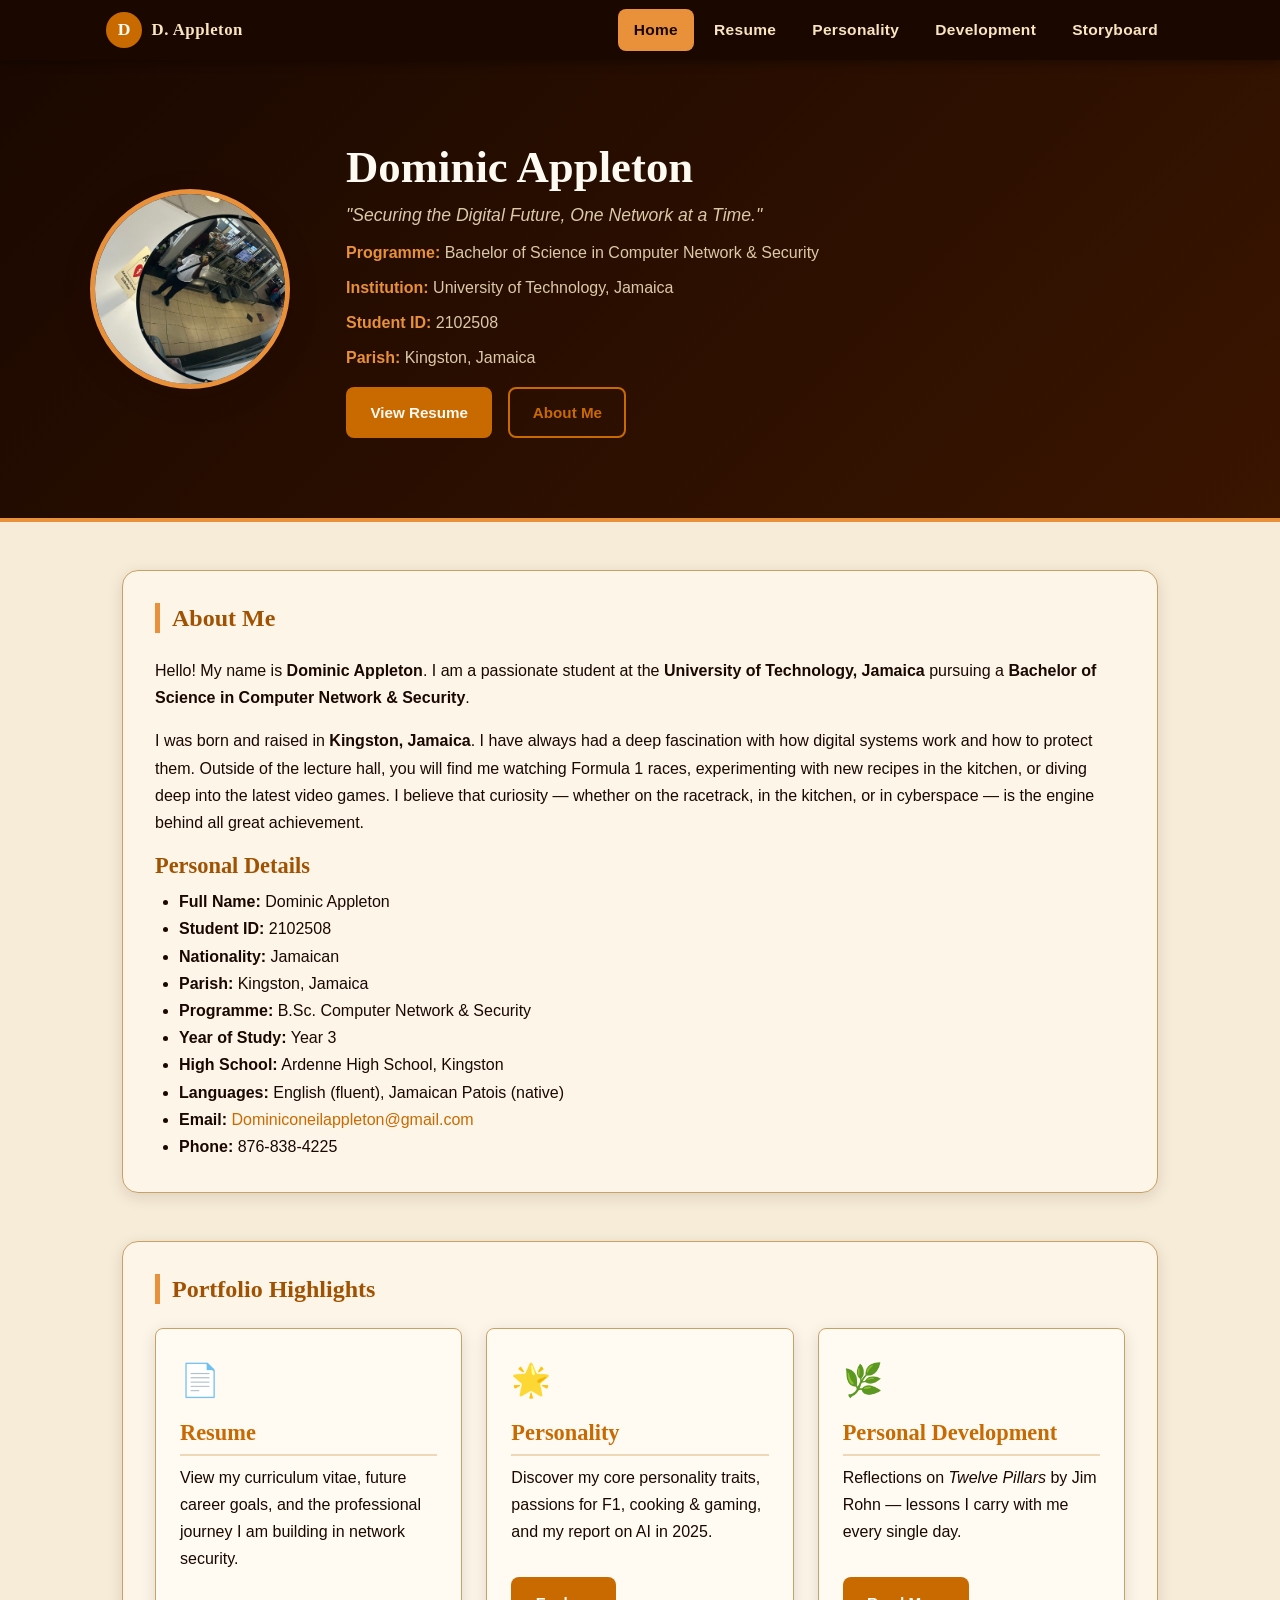
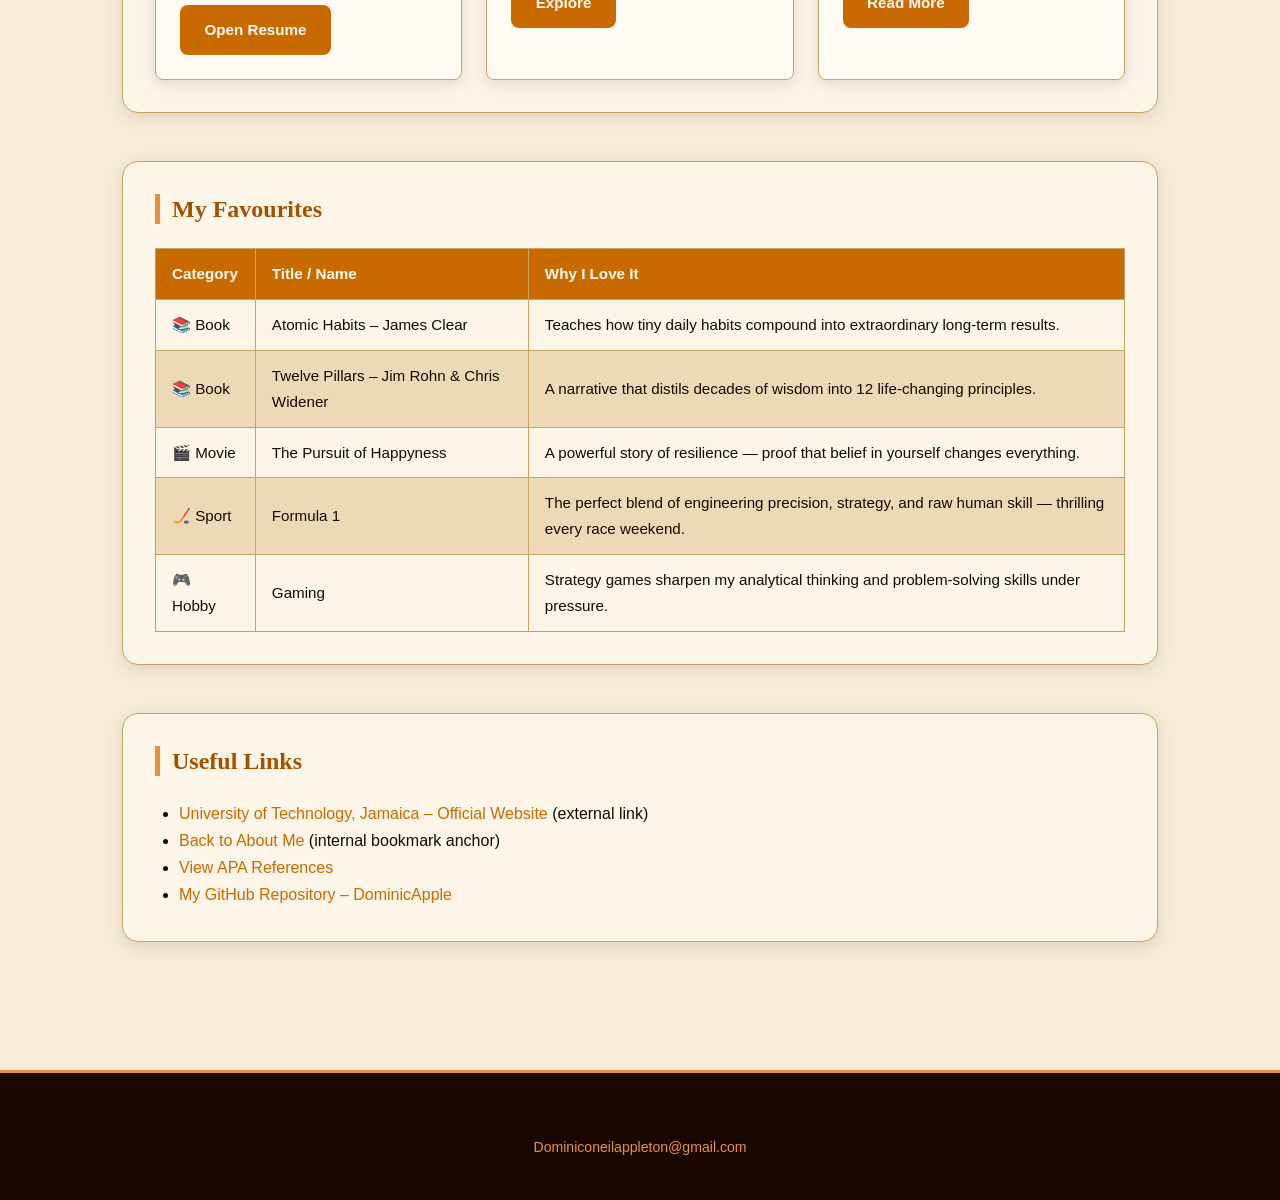
<file: 2102508_IA1_S2AY26/Codes/index.html>
<!DOCTYPE html>
<!--
  Student Name  : Dominic Appleton
  Student ID    : 2102508
  Course        : Web Programming
  Assignment    : IA Assignment 1
  Live Site     : https://dominicapple.github.io/IA-1-Webp/2102508_IA1_S2AY26/Codes/index.html
-->
<html lang="en">
<head>
  <meta charset="UTF-8" />
  <meta name="viewport" content="width=device-width, initial-scale=1.0" />
  <meta name="description" content="Portfolio of Dominic Appleton – CIT2011 Individual Assignment #1" />
  <title>Dominic Appleton | Portfolio</title>
  <link rel="stylesheet" href="../style.css" />
</head>
<body>

  <!-- ── Navigation ──────────────────────────────────────── -->
  <nav id="main-nav" aria-label="Main Navigation">
    <div class="nav-inner">
      <a href="index.html" class="nav-logo">
        <div class="logo-icon">D</div>
        <span class="logo-text">D. Appleton</span>
      </a>
      <ul class="nav-links">
        <li><a href="index.html" class="active">Home</a></li>
        <li><a href="resume.html">Resume</a></li>
        <li><a href="personality.html">Personality</a></li>
        <li><a href="development.html">Development</a></li>
        <li><a href="storyboard.html">Storyboard</a></li>
      </ul>
    </div>
  </nav>

  <!-- ── Hero ────────────────────────────────────────────── -->
  <header id="hero">
    <div class="hero-inner">
      <div class="hero-image-wrap">
        <!-- Profile image links to local mail client (mailto) -->
        <a href="mailto:Dominiconeilappleton@gmail.com" title="Send Dominic an email">
          <img
            src="../Assets/profile.jpg"
            alt="Portrait photograph of Dominic Appleton, Computer Network and Security student at UTech Jamaica"
            class="profile-img"
          />
        </a>
      </div>
      <div class="hero-text fade-in">
        <h1>Dominic Appleton</h1>
        <p class="hero-tagline">"Securing the Digital Future, One Network at a Time."</p>
        <p><strong>Programme:</strong> Bachelor of Science in Computer Network &amp; Security</p>
        <p><strong>Institution:</strong> University of Technology, Jamaica</p>
        <p><strong>Student ID:</strong> 2102508</p>
        <p><strong>Parish:</strong> Kingston, Jamaica</p>
        <div class="flex-gap mt-2">
          <a href="resume.html" class="btn">View Resume</a>
          <a href="#about" class="btn btn-outline">About Me</a>
        </div>
      </div>
    </div>
  </header>

  <!-- ── Main Content ─────────────────────────────────────── -->
  <main class="page-wrapper">

    <!-- About / Demographic Section -->
    <section id="about" aria-labelledby="about-heading">
      <h2 class="section-title" id="about-heading">About Me</h2>
      <p>
        Hello! My name is <strong>Dominic Appleton</strong>. I am a passionate student
        at the <strong>University of Technology, Jamaica</strong> pursuing a
        <strong>Bachelor of Science in Computer Network &amp; Security</strong>.
      </p>
      <p>
        I was born and raised in <strong>Kingston, Jamaica</strong>. I have always had a
        deep fascination with how digital systems work and how to protect them. Outside
        of the lecture hall, you will find me watching Formula 1 races, experimenting
        with new recipes in the kitchen, or diving deep into the latest video games. I
        believe that curiosity — whether on the racetrack, in the kitchen, or in
        cyberspace — is the engine behind all great achievement.
      </p>

      <!-- Demographic Details -->
      <article id="demographics">
        <h3>Personal Details</h3>
        <ul>
          <li><strong>Full Name:</strong> Dominic Appleton</li>
          <li><strong>Student ID:</strong> 2102508</li>
          <li><strong>Nationality:</strong> Jamaican</li>
          <li><strong>Parish:</strong> Kingston, Jamaica</li>
          <li><strong>Programme:</strong> B.Sc. Computer Network &amp; Security</li>
          <li><strong>Year of Study:</strong> Year 3</li>
          <li><strong>High School:</strong> Ardenne High School, Kingston</li>
          <li><strong>Languages:</strong> English (fluent), Jamaican Patois (native)</li>
          <li><strong>Email:</strong> <a href="mailto:Dominiconeilappleton@gmail.com">Dominiconeilappleton@gmail.com</a></li>
          <li><strong>Phone:</strong> 876-838-4225</li>
        </ul>
      </article>
    </section>

    <!-- Highlights / Quick Links -->
    <section aria-labelledby="highlights-heading">
      <h2 class="section-title" id="highlights-heading">Portfolio Highlights</h2>
      <div class="card-grid">

        <div class="card fade-in">
          <span class="card-icon" role="img" aria-label="Resume">&#128196;</span>
          <h3>Resume</h3>
          <p>View my curriculum vitae, future career goals, and the professional journey I am building in network security.</p>
          <a href="resume.html" class="btn mt-2">Open Resume</a>
        </div>

        <div class="card fade-in">
          <span class="card-icon" role="img" aria-label="Personality">&#127775;</span>
          <h3>Personality</h3>
          <p>Discover my core personality traits, passions for F1, cooking &amp; gaming, and my report on AI in 2025.</p>
          <a href="personality.html" class="btn mt-2">Explore</a>
        </div>

        <div class="card fade-in">
          <span class="card-icon" role="img" aria-label="Growth">&#127807;</span>
          <h3>Personal Development</h3>
          <p>Reflections on <em>Twelve Pillars</em> by Jim Rohn — lessons I carry with me every single day.</p>
          <a href="development.html" class="btn mt-2">Read More</a>
        </div>

      </div>
    </section>

    <!-- Favourite Things Table -->
    <section aria-labelledby="favourites-heading">
      <h2 class="section-title" id="favourites-heading">My Favourites</h2>
      <table class="styled-table" aria-label="Table of favourite books, movies, and things">
        <thead>
          <tr>
            <th>Category</th>
            <th>Title / Name</th>
            <th>Why I Love It</th>
          </tr>
        </thead>
        <tbody>
          <tr>
            <td>&#128218; Book</td>
            <td>Atomic Habits – James Clear</td>
            <td>Teaches how tiny daily habits compound into extraordinary long-term results.</td>
          </tr>
          <tr>
            <td>&#128218; Book</td>
            <td>Twelve Pillars – Jim Rohn &amp; Chris Widener</td>
            <td>A narrative that distils decades of wisdom into 12 life-changing principles.</td>
          </tr>
          <tr>
            <td>&#127916; Movie</td>
            <td>The Pursuit of Happyness</td>
            <td>A powerful story of resilience — proof that belief in yourself changes everything.</td>
          </tr>
          <tr>
            <td>&#127954; Sport</td>
            <td>Formula 1</td>
            <td>The perfect blend of engineering precision, strategy, and raw human skill — thrilling every race weekend.</td>
          </tr>
          <tr>
            <td>&#127918; Hobby</td>
            <td>Gaming</td>
            <td>Strategy games sharpen my analytical thinking and problem-solving skills under pressure.</td>
          </tr>
        </tbody>
      </table>
    </section>

    <!-- External Link & Bookmark section -->
    <section aria-labelledby="links-heading">
      <h2 class="section-title" id="links-heading">Useful Links</h2>
      <ul>
        <li>
          <a href="https://www.utech.edu.jm" target="_blank" rel="noopener noreferrer">
            University of Technology, Jamaica – Official Website
          </a>
          (external link)
        </li>
        <li><a href="#about">Back to About Me</a> (internal bookmark anchor)</li>
        <li><a href="storyboard.html#references">View APA References</a></li>
        <li>
          <a href="https://github.com/DominicApple/IA-1-Webp" target="_blank" rel="noopener noreferrer">
            My GitHub Repository – DominicApple
          </a>
        </li>
      </ul>
    </section>

  </main>

  <!-- ── Footer ───────────────────────────────────────────── -->
  <footer>
    <p>
      &copy; 2026 <strong>Dominic Appleton</strong> &mdash; CIT2011 Individual Assignment #1
      &mdash; University of Technology, Jamaica
    </p>
    <p style="margin-top:0.4rem;">
      <a href="mailto:Dominiconeilappleton@gmail.com">Dominiconeilappleton@gmail.com</a>
    </p>
  </footer>

</body>
</html>
</file>
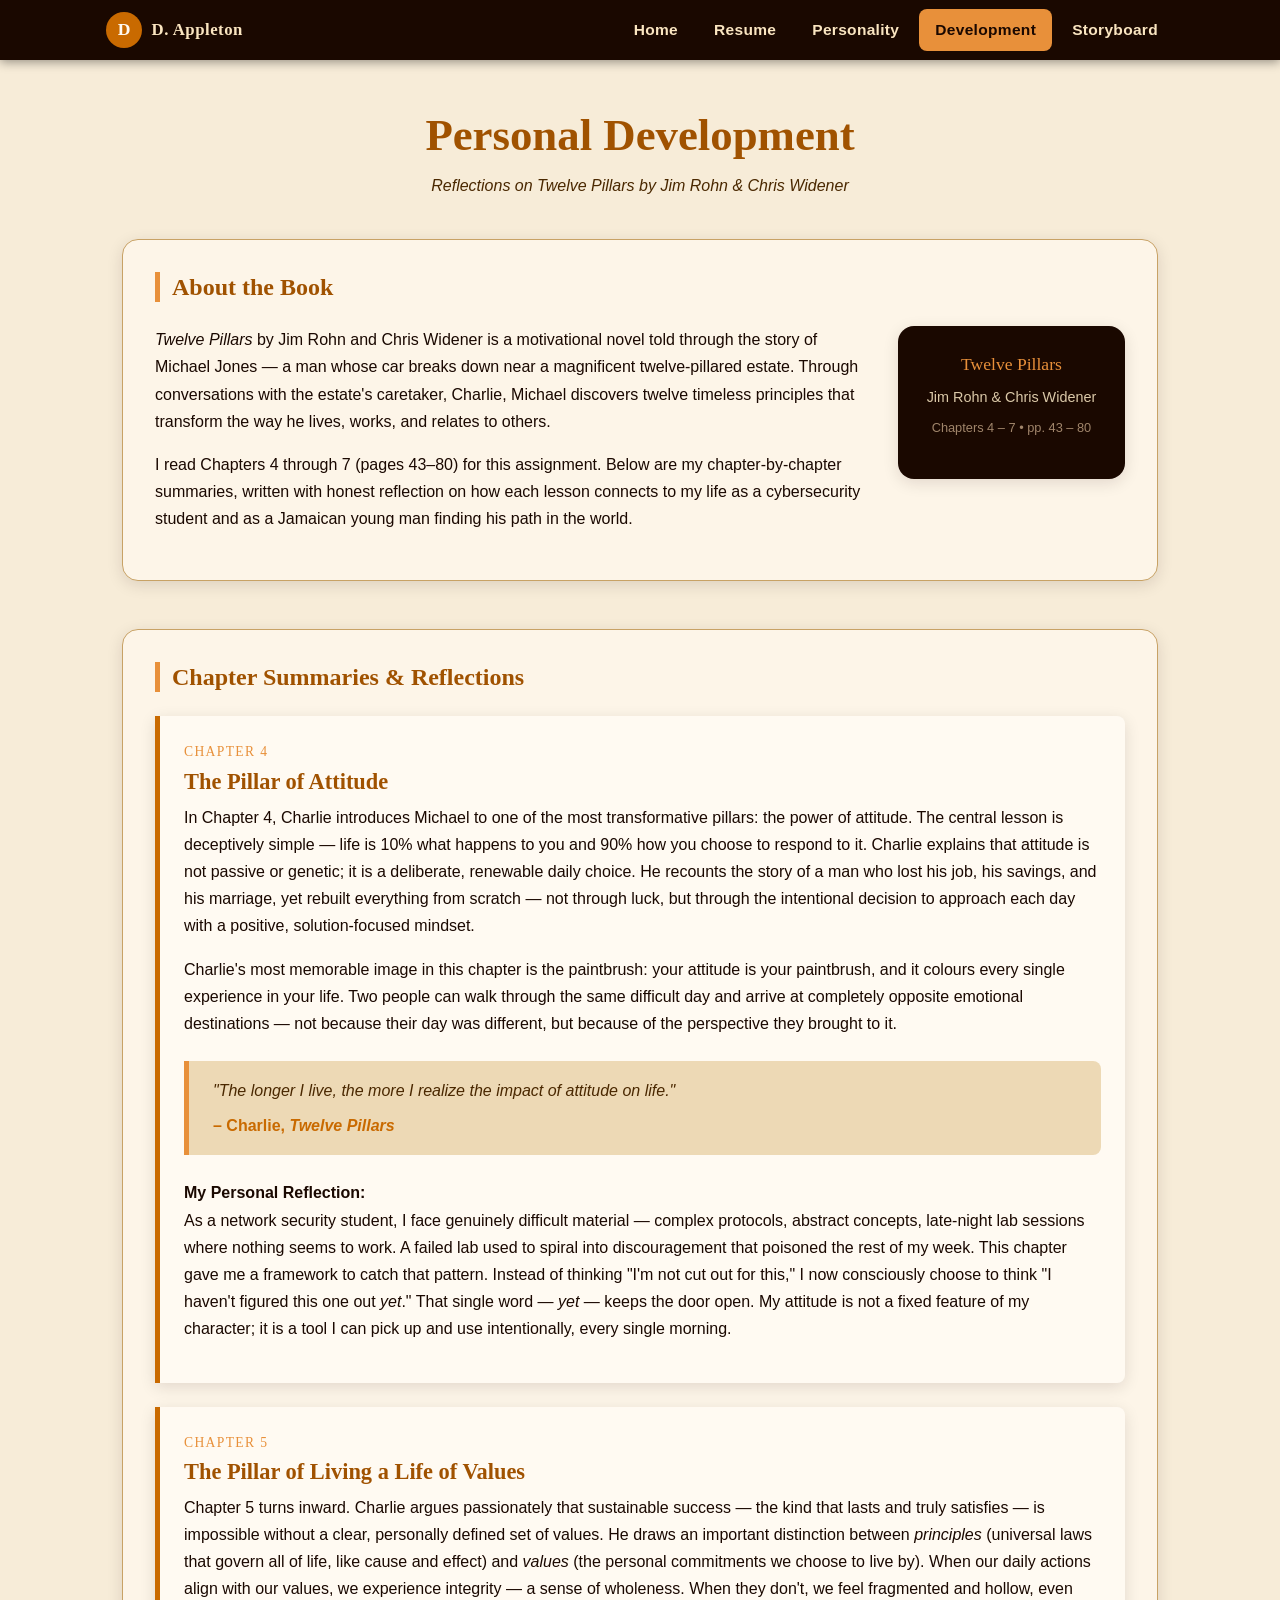
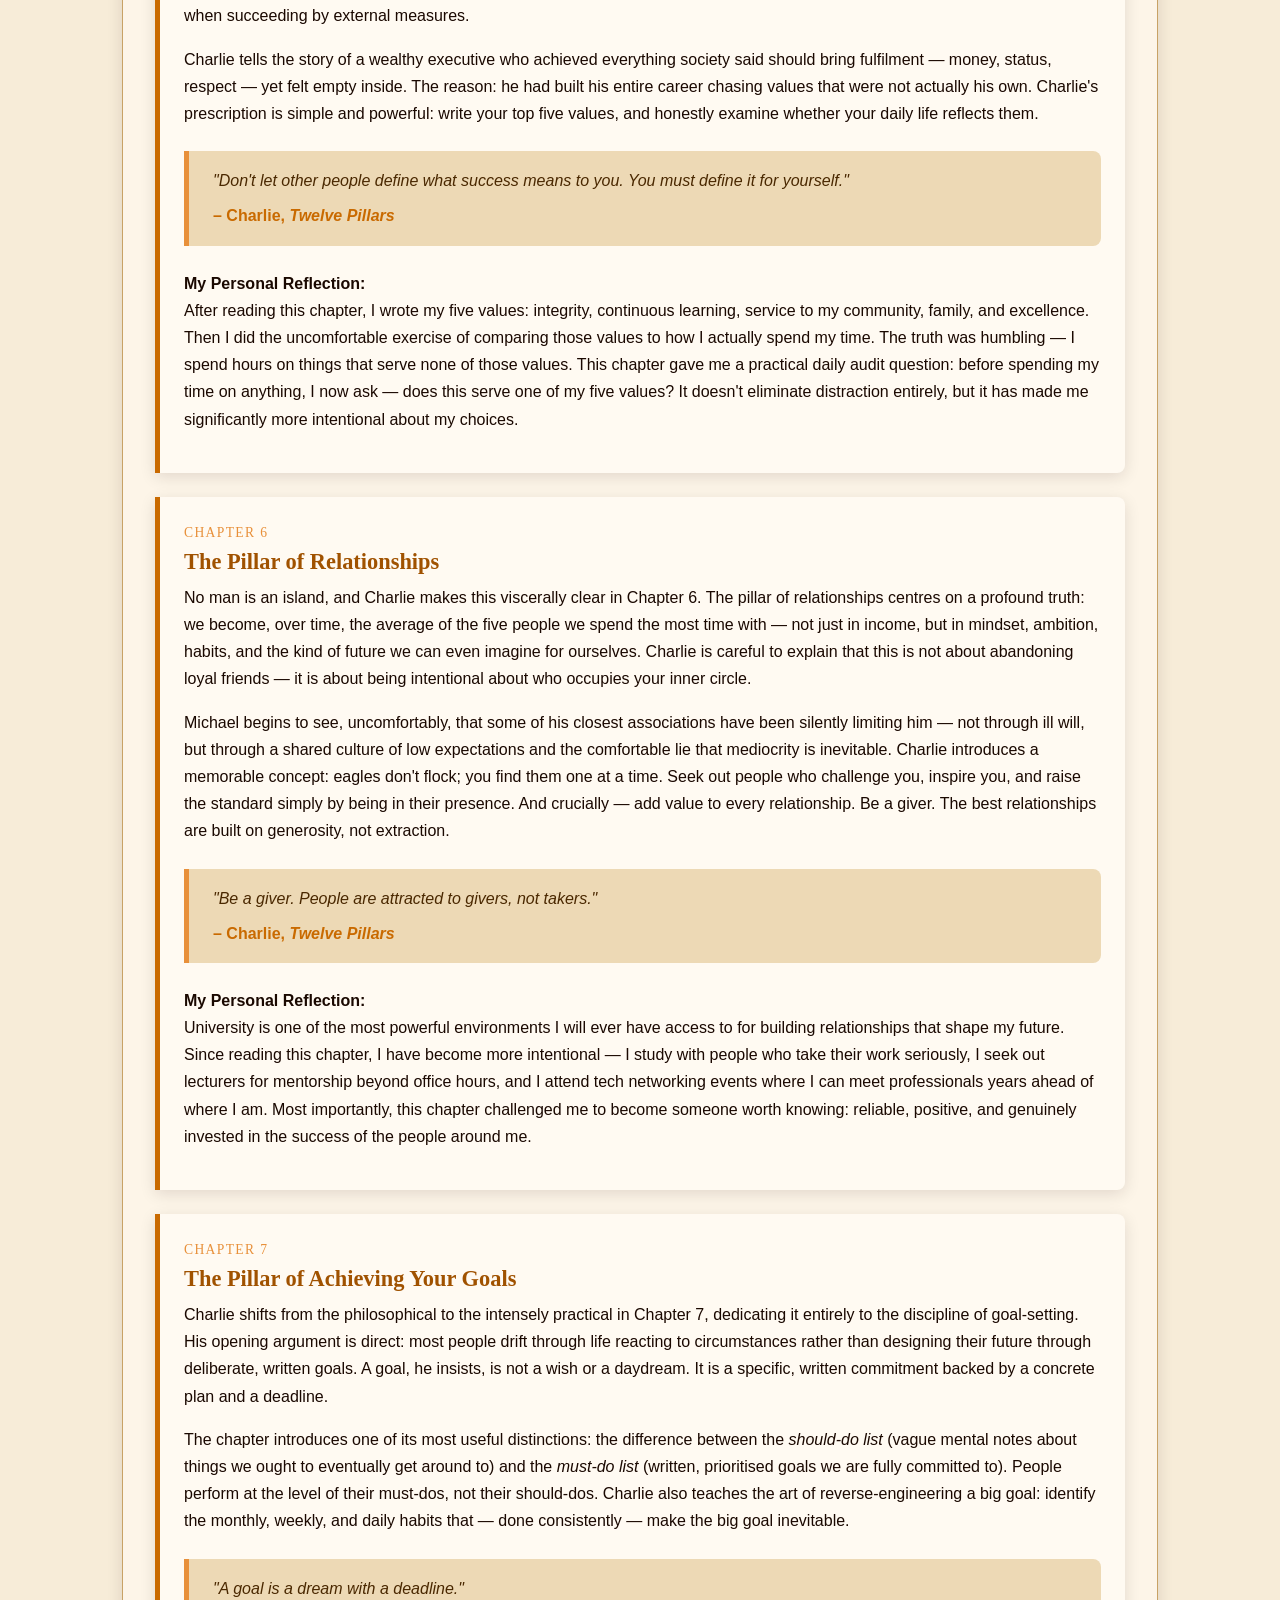
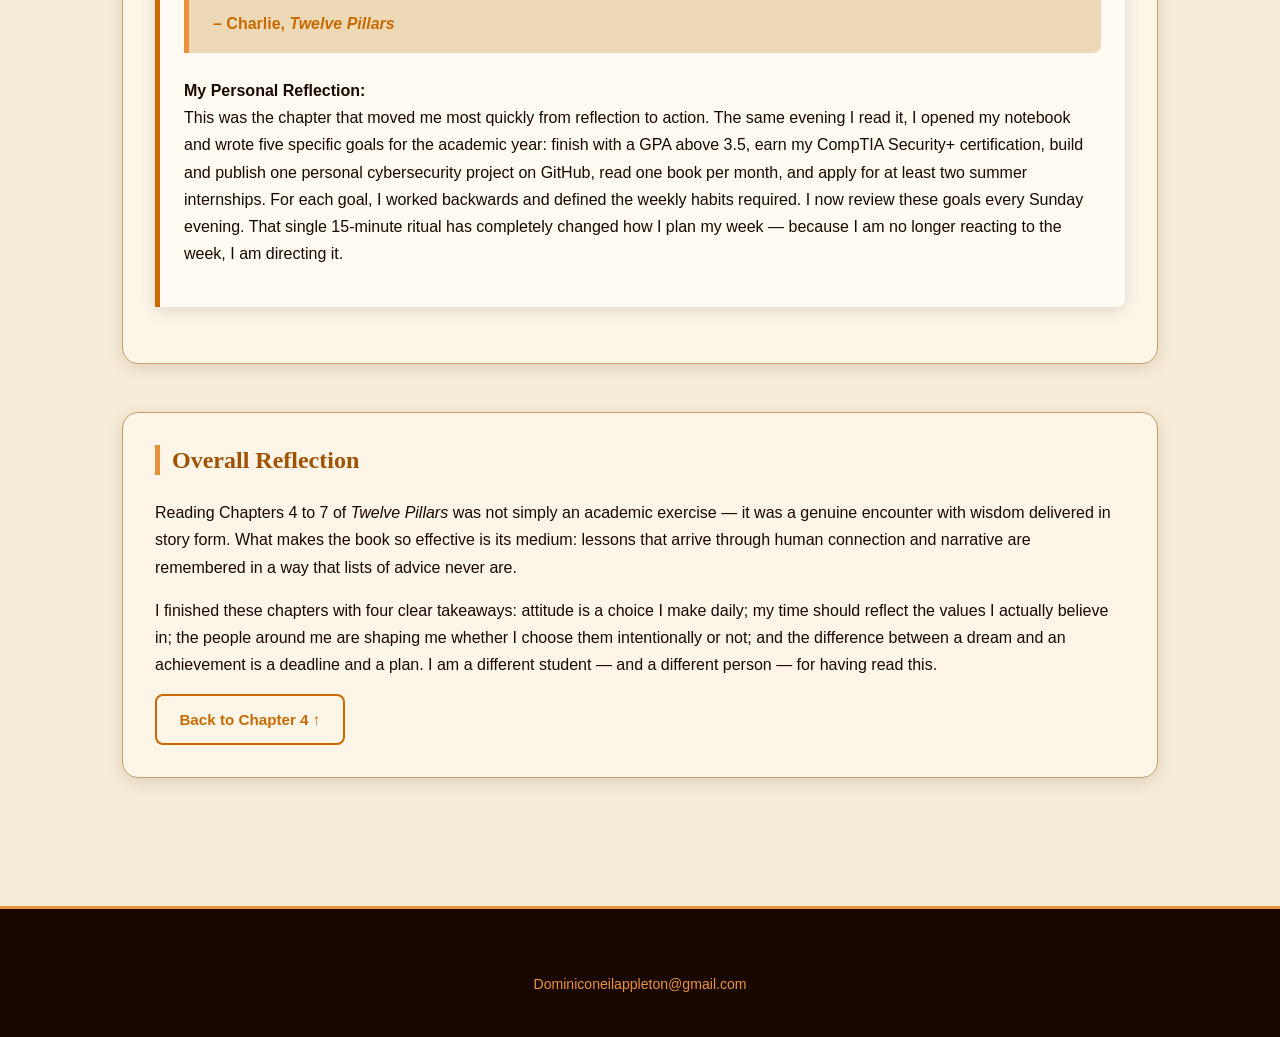
<file: 2102508_IA1_S2AY26/Codes/development.html>
<!DOCTYPE html>
<!--
  Student Name  : Dominic Appleton
  Student ID    : 2102508
  Course        : Web Programming
  Assignment    : IA Assignment 1
-->
<html lang="en">
<head>
  <meta charset="UTF-8" />
  <meta name="viewport" content="width=device-width, initial-scale=1.0" />
  <meta name="description" content="Personal Development – Twelve Pillars Chapter Summaries by Dominic Appleton" />
  <title>Development | Dominic Appleton</title>
  <link rel="stylesheet" href="../style.css" />
</head>
<body>

  <!-- ── Navigation ──────────────────────────────────────── -->
  <nav id="main-nav" aria-label="Main Navigation">
    <div class="nav-inner">
      <a href="index.html" class="nav-logo">
        <div class="logo-icon">D</div>
        <span class="logo-text">D. Appleton</span>
      </a>
      <ul class="nav-links">
        <li><a href="index.html">Home</a></li>
        <li><a href="resume.html">Resume</a></li>
        <li><a href="personality.html">Personality</a></li>
        <li><a href="development.html" class="active">Development</a></li>
        <li><a href="storyboard.html">Storyboard</a></li>
      </ul>
    </div>
  </nav>

  <!-- ── Main Content ─────────────────────────────────────── -->
  <main class="page-wrapper">

    <header style="text-align:center; margin-bottom:2.5rem;">
      <h1 style="color:var(--color-primary-dark);">Personal Development</h1>
      <p style="color:var(--color-text-muted); font-style:italic;">
        Reflections on <em>Twelve Pillars</em> by Jim Rohn &amp; Chris Widener
      </p>
    </header>

    <!-- Intro -->
    <section aria-labelledby="intro-heading">
      <h2 class="section-title" id="intro-heading">About the Book</h2>
      <div style="display:flex; gap:1.5rem; flex-wrap:wrap; align-items:flex-start;">
        <div style="flex:1; min-width:220px;">
          <p>
            <em>Twelve Pillars</em> by Jim Rohn and Chris Widener is a motivational novel
            told through the story of Michael Jones — a man whose car breaks down near a
            magnificent twelve-pillared estate. Through conversations with the estate's
            caretaker, Charlie, Michael discovers twelve timeless principles that transform
            the way he lives, works, and relates to others.
          </p>
          <p>
            I read Chapters 4 through 7 (pages 43–80) for this assignment. Below are my
            chapter-by-chapter summaries, written with honest reflection on how each lesson
            connects to my life as a cybersecurity student and as a Jamaican young man
            finding his path in the world.
          </p>
        </div>
        <div style="flex:0 0 auto;">
          <div style="
            background: var(--color-nav-bg);
            color: var(--color-nav-text);
            border-radius: var(--radius-lg);
            padding: 1.5rem 1.8rem;
            min-width: 200px;
            box-shadow: var(--shadow);
            text-align: center;
          ">
            <p style="font-family:var(--font-heading); font-size:1.1rem; color:var(--color-secondary); margin-bottom:0.3rem;">Twelve Pillars</p>
            <p style="color:#DBC9A8; font-size:0.9rem; margin-bottom:0.2rem;">Jim Rohn &amp; Chris Widener</p>
            <p style="color:#A0856A; font-size:0.8rem; margin-top:0.5rem;">Chapters 4 – 7 &bull; pp. 43 – 80</p>
          </div>
        </div>
      </div>
    </section>

    <!-- ── Chapter Summaries ─────────────────────────────── -->
    <section aria-labelledby="chapters-heading">
      <h2 class="section-title" id="chapters-heading">Chapter Summaries &amp; Reflections</h2>

      <!-- Chapter 4 -->
      <article class="chapter-block fade-in" id="chapter4">
        <p class="chapter-number">Chapter 4</p>
        <h3>The Pillar of Attitude</h3>

        <p>
          In Chapter 4, Charlie introduces Michael to one of the most transformative pillars:
          the power of attitude. The central lesson is deceptively simple — life is 10% what
          happens to you and 90% how you choose to respond to it. Charlie explains that attitude
          is not passive or genetic; it is a deliberate, renewable daily choice. He recounts the
          story of a man who lost his job, his savings, and his marriage, yet rebuilt everything
          from scratch — not through luck, but through the intentional decision to approach each
          day with a positive, solution-focused mindset.
        </p>
        <p>
          Charlie's most memorable image in this chapter is the paintbrush: your attitude is
          your paintbrush, and it colours every single experience in your life. Two people can
          walk through the same difficult day and arrive at completely opposite emotional
          destinations — not because their day was different, but because of the perspective
          they brought to it.
        </p>

        <blockquote>
          "The longer I live, the more I realize the impact of attitude on life."
          <cite>– Charlie, <em>Twelve Pillars</em></cite>
        </blockquote>

        <p>
          <strong>My Personal Reflection:</strong><br />
          As a network security student, I face genuinely difficult material — complex protocols,
          abstract concepts, late-night lab sessions where nothing seems to work. A failed lab
          used to spiral into discouragement that poisoned the rest of my week. This chapter gave
          me a framework to catch that pattern. Instead of thinking "I'm not cut out for this,"
          I now consciously choose to think "I haven't figured this one out <em>yet</em>." That
          single word — <em>yet</em> — keeps the door open. My attitude is not a fixed feature
          of my character; it is a tool I can pick up and use intentionally, every single morning.
        </p>
      </article>

      <!-- Chapter 5 -->
      <article class="chapter-block fade-in" id="chapter5">
        <p class="chapter-number">Chapter 5</p>
        <h3>The Pillar of Living a Life of Values</h3>

        <p>
          Chapter 5 turns inward. Charlie argues passionately that sustainable success —
          the kind that lasts and truly satisfies — is impossible without a clear, personally
          defined set of values. He draws an important distinction between <em>principles</em>
          (universal laws that govern all of life, like cause and effect) and <em>values</em>
          (the personal commitments we choose to live by). When our daily actions align with
          our values, we experience integrity — a sense of wholeness. When they don't, we feel
          fragmented and hollow, even when succeeding by external measures.
        </p>
        <p>
          Charlie tells the story of a wealthy executive who achieved everything society said
          should bring fulfilment — money, status, respect — yet felt empty inside. The reason:
          he had built his entire career chasing values that were not actually his own. Charlie's
          prescription is simple and powerful: write your top five values, and honestly examine
          whether your daily life reflects them.
        </p>

        <blockquote>
          "Don't let other people define what success means to you. You must define it for yourself."
          <cite>– Charlie, <em>Twelve Pillars</em></cite>
        </blockquote>

        <p>
          <strong>My Personal Reflection:</strong><br />
          After reading this chapter, I wrote my five values: integrity, continuous learning,
          service to my community, family, and excellence. Then I did the uncomfortable exercise
          of comparing those values to how I actually spend my time. The truth was humbling —
          I spend hours on things that serve none of those values. This chapter gave me a
          practical daily audit question: before spending my time on anything, I now ask —
          does this serve one of my five values? It doesn't eliminate distraction entirely,
          but it has made me significantly more intentional about my choices.
        </p>
      </article>

      <!-- Chapter 6 -->
      <article class="chapter-block fade-in" id="chapter6">
        <p class="chapter-number">Chapter 6</p>
        <h3>The Pillar of Relationships</h3>

        <p>
          No man is an island, and Charlie makes this viscerally clear in Chapter 6.
          The pillar of relationships centres on a profound truth: we become, over time,
          the average of the five people we spend the most time with — not just in income,
          but in mindset, ambition, habits, and the kind of future we can even imagine for
          ourselves. Charlie is careful to explain that this is not about abandoning loyal
          friends — it is about being intentional about who occupies your inner circle.
        </p>
        <p>
          Michael begins to see, uncomfortably, that some of his closest associations have
          been silently limiting him — not through ill will, but through a shared culture of
          low expectations and the comfortable lie that mediocrity is inevitable. Charlie
          introduces a memorable concept: eagles don't flock; you find them one at a time.
          Seek out people who challenge you, inspire you, and raise the standard simply by
          being in their presence. And crucially — add value to every relationship.
          Be a giver. The best relationships are built on generosity, not extraction.
        </p>

        <blockquote>
          "Be a giver. People are attracted to givers, not takers."
          <cite>– Charlie, <em>Twelve Pillars</em></cite>
        </blockquote>

        <p>
          <strong>My Personal Reflection:</strong><br />
          University is one of the most powerful environments I will ever have access to for
          building relationships that shape my future. Since reading this chapter, I have
          become more intentional — I study with people who take their work seriously, I seek
          out lecturers for mentorship beyond office hours, and I attend tech networking events
          where I can meet professionals years ahead of where I am. Most importantly, this
          chapter challenged me to become someone worth knowing: reliable, positive, and
          genuinely invested in the success of the people around me.
        </p>
      </article>

      <!-- Chapter 7 -->
      <article class="chapter-block fade-in" id="chapter7">
        <p class="chapter-number">Chapter 7</p>
        <h3>The Pillar of Achieving Your Goals</h3>

        <p>
          Charlie shifts from the philosophical to the intensely practical in Chapter 7,
          dedicating it entirely to the discipline of goal-setting. His opening argument is
          direct: most people drift through life reacting to circumstances rather than
          designing their future through deliberate, written goals. A goal, he insists, is
          not a wish or a daydream. It is a specific, written commitment backed by a concrete
          plan and a deadline.
        </p>
        <p>
          The chapter introduces one of its most useful distinctions: the difference between
          the <em>should-do list</em> (vague mental notes about things we ought to eventually
          get around to) and the <em>must-do list</em> (written, prioritised goals we are
          fully committed to). People perform at the level of their must-dos, not their
          should-dos. Charlie also teaches the art of reverse-engineering a big goal:
          identify the monthly, weekly, and daily habits that — done consistently — make
          the big goal inevitable.
        </p>

        <blockquote>
          "A goal is a dream with a deadline."
          <cite>– Charlie, <em>Twelve Pillars</em></cite>
        </blockquote>

        <p>
          <strong>My Personal Reflection:</strong><br />
          This was the chapter that moved me most quickly from reflection to action. The same
          evening I read it, I opened my notebook and wrote five specific goals for the academic
          year: finish with a GPA above 3.5, earn my CompTIA Security+ certification, build and
          publish one personal cybersecurity project on GitHub, read one book per month, and
          apply for at least two summer internships. For each goal, I worked backwards and
          defined the weekly habits required. I now review these goals every Sunday evening.
          That single 15-minute ritual has completely changed how I plan my week — because
          I am no longer reacting to the week, I am directing it.
        </p>
      </article>

    </section>

    <!-- Overall Reflection with internal bookmark -->
    <section id="reflection" aria-labelledby="reflection-heading">
      <h2 class="section-title" id="reflection-heading">Overall Reflection</h2>
      <p>
        Reading Chapters 4 to 7 of <em>Twelve Pillars</em> was not simply an academic
        exercise — it was a genuine encounter with wisdom delivered in story form. What makes
        the book so effective is its medium: lessons that arrive through human connection and
        narrative are remembered in a way that lists of advice never are.
      </p>
      <p>
        I finished these chapters with four clear takeaways: attitude is a choice I make
        daily; my time should reflect the values I actually believe in; the people around me
        are shaping me whether I choose them intentionally or not; and the difference between
        a dream and an achievement is a deadline and a plan. I am a different student — and a
        different person — for having read this.
      </p>
      <a href="#chapter4" class="btn btn-outline">Back to Chapter 4 &#8593;</a>
    </section>

  </main>

  <!-- ── Footer ───────────────────────────────────────────── -->
  <footer>
    <p>
      &copy; 2026 <strong>Dominic Appleton</strong> &mdash; CIT2011 Individual Assignment #1
      &mdash; University of Technology, Jamaica
    </p>
    <p style="margin-top:0.4rem;">
      <a href="mailto:Dominiconeilappleton@gmail.com">Dominiconeilappleton@gmail.com</a>
    </p>
  </footer>

</body>
</html>
</file>
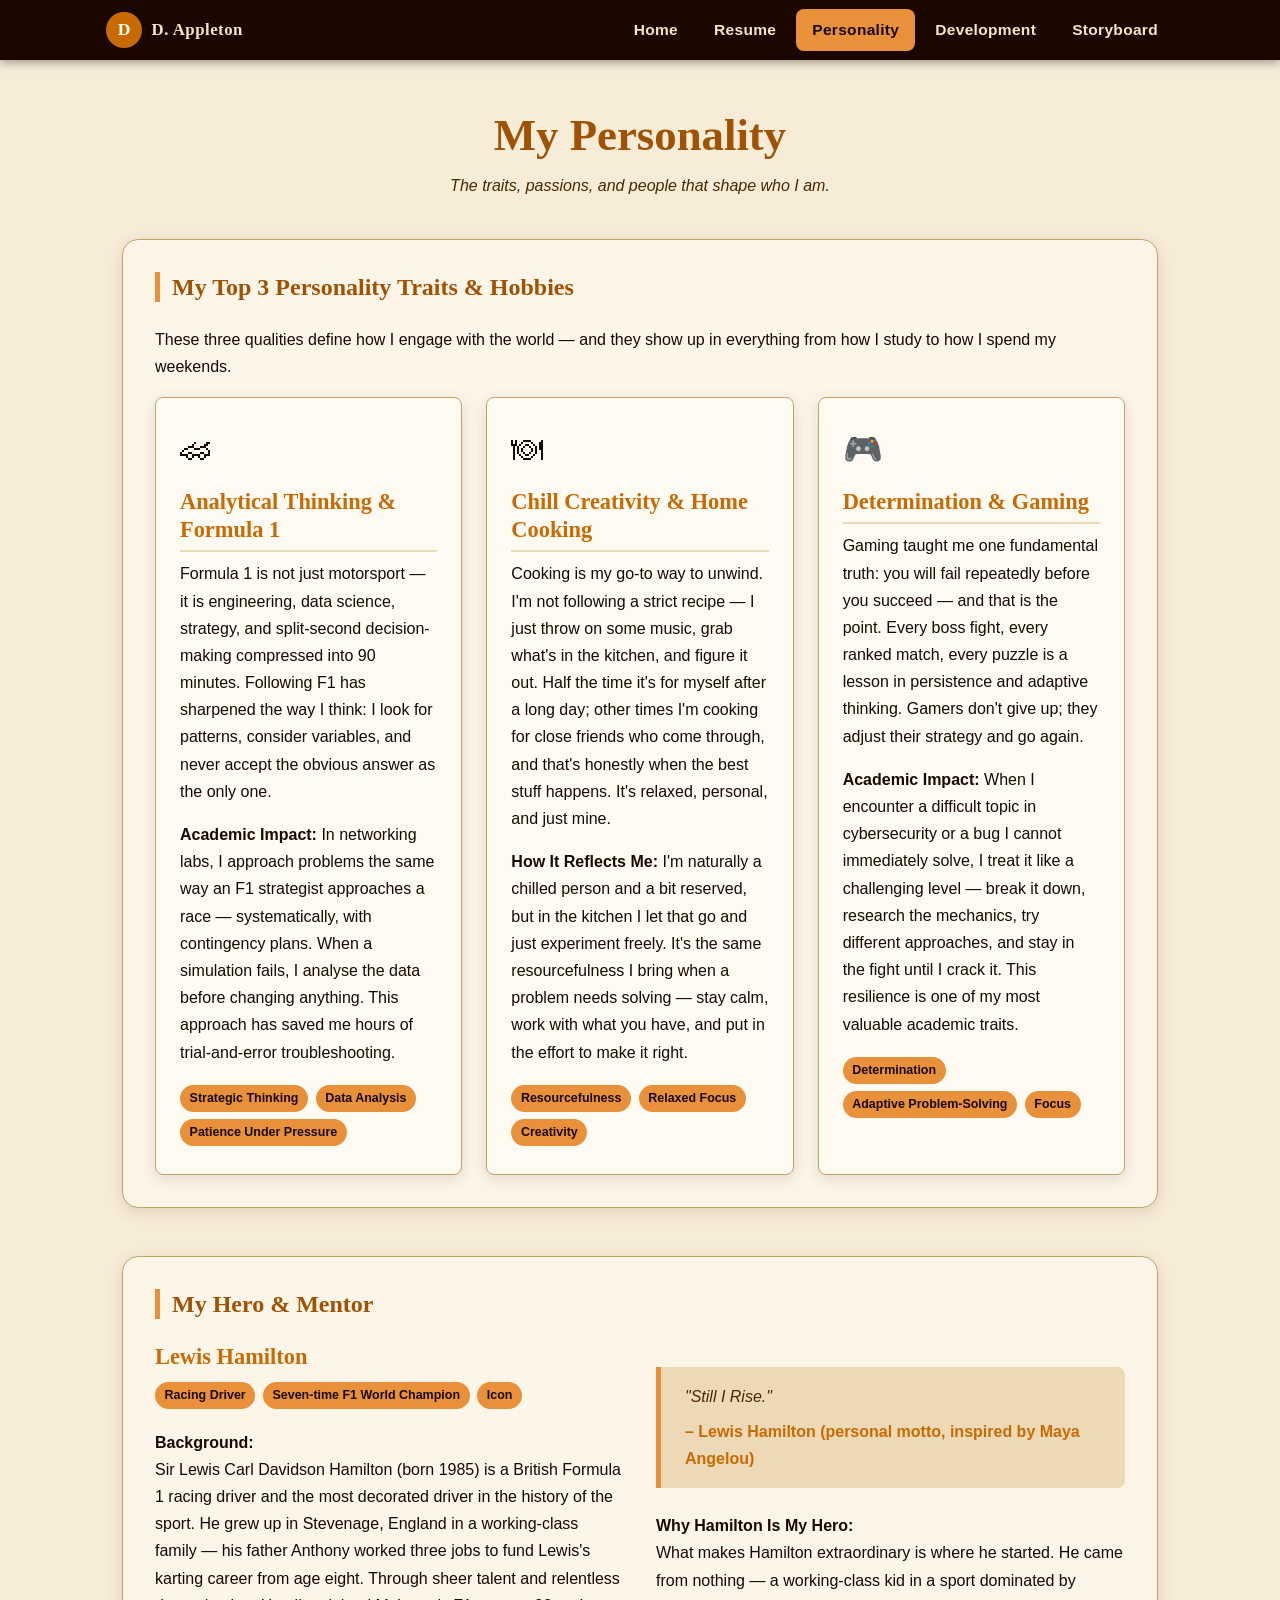
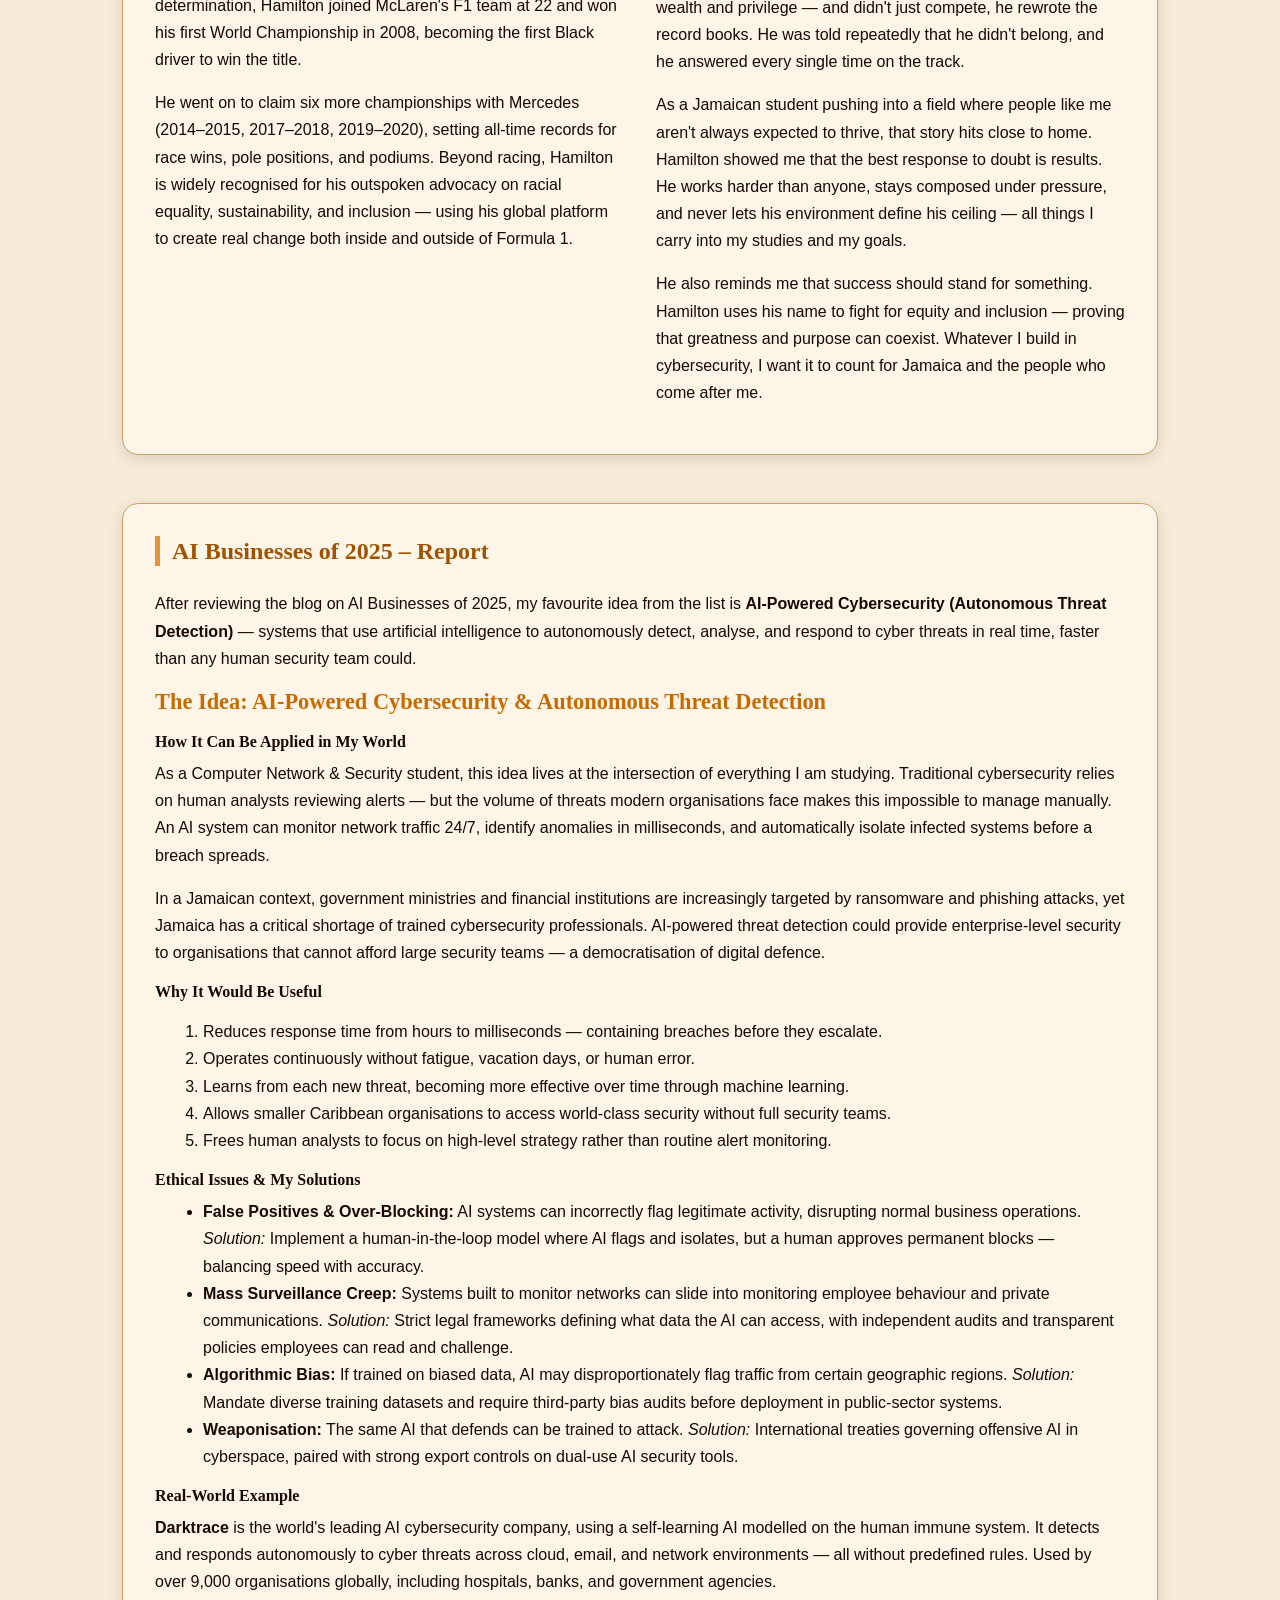
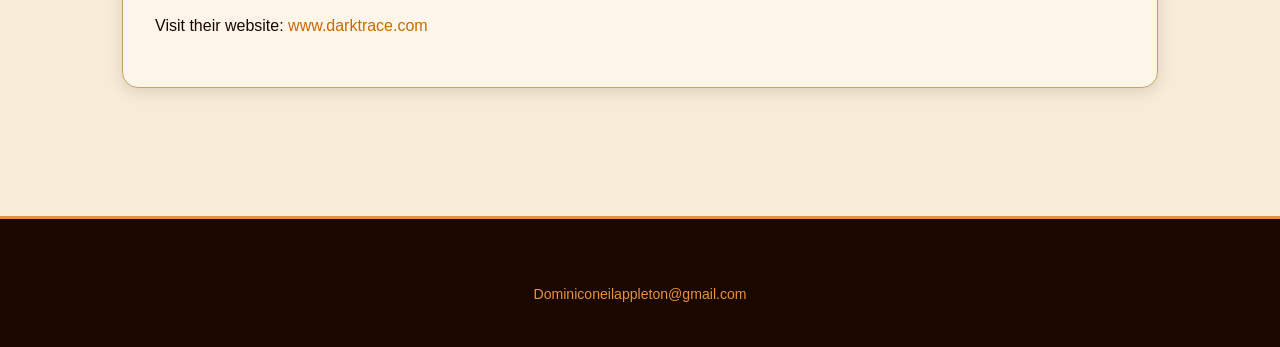
<file: 2102508_IA1_S2AY26/Codes/personality.html>
<!DOCTYPE html>
<!--
  Student Name  : Dominic Appleton
  Student ID    : 2102508
  Course        : Web Programming
  Assignment    : IA Assignment 1
-->
<html lang="en">
<head>
  <meta charset="UTF-8" />
  <meta name="viewport" content="width=device-width, initial-scale=1.0" />
  <meta name="description" content="Personality of Dominic Appleton – Traits, Hero, and AI Business Report" />
  <title>Personality | Dominic Appleton</title>
  <link rel="stylesheet" href="../style.css" />
</head>
<body>

  <!-- ── Navigation ──────────────────────────────────────── -->
  <nav id="main-nav" aria-label="Main Navigation">
    <div class="nav-inner">
      <a href="index.html" class="nav-logo">
        <div class="logo-icon">D</div>
        <span class="logo-text">D. Appleton</span>
      </a>
      <ul class="nav-links">
        <li><a href="index.html">Home</a></li>
        <li><a href="resume.html">Resume</a></li>
        <li><a href="personality.html" class="active">Personality</a></li>
        <li><a href="development.html">Development</a></li>
        <li><a href="storyboard.html">Storyboard</a></li>
      </ul>
    </div>
  </nav>

  <!-- ── Main Content ─────────────────────────────────────── -->
  <main class="page-wrapper">

    <header style="text-align:center; margin-bottom:2.5rem;">
      <h1 style="color:var(--color-primary-dark);">My Personality</h1>
      <p style="color:var(--color-text-muted); font-style:italic;">
        The traits, passions, and people that shape who I am.
      </p>
    </header>

    <!-- ── Personality Traits & Hobbies ─────────────────── -->
    <section id="traits" aria-labelledby="traits-heading">
      <h2 class="section-title" id="traits-heading">My Top 3 Personality Traits &amp; Hobbies</h2>
      <p>
        These three qualities define how I engage with the world — and they show up in
        everything from how I study to how I spend my weekends.
      </p>

      <div class="card-grid">

        <!-- Trait 1: Formula 1 -->
        <div class="card fade-in">
          <span class="card-icon" role="img" aria-label="Formula 1">&#127950;</span>
          <h3>Analytical Thinking &amp; Formula 1</h3>
          <p>
            Formula 1 is not just motorsport — it is engineering, data science, strategy,
            and split-second decision-making compressed into 90 minutes. Following F1 has
            sharpened the way I think: I look for patterns, consider variables, and never
            accept the obvious answer as the only one.
          </p>
          <p>
            <strong>Academic Impact:</strong> In networking labs, I approach problems the
            same way an F1 strategist approaches a race — systematically, with contingency
            plans. When a simulation fails, I analyse the data before changing anything.
            This approach has saved me hours of trial-and-error troubleshooting.
          </p>
          <span class="badge">Strategic Thinking</span>
          <span class="badge">Data Analysis</span>
          <span class="badge">Patience Under Pressure</span>
        </div>

        <!-- Trait 2: Cooking -->
        <div class="card fade-in">
          <span class="card-icon" role="img" aria-label="Cooking">&#127869;</span>
          <h3>Chill Creativity &amp; Home Cooking</h3>
          <p>
            Cooking is my go-to way to unwind. I'm not following a strict recipe —
            I just throw on some music, grab what's in the kitchen, and figure it out.
            Half the time it's for myself after a long day; other times I'm cooking for
            close friends who come through, and that's honestly when the best stuff happens.
            It's relaxed, personal, and just mine.
          </p>
          <p>
            <strong>How It Reflects Me:</strong> I'm naturally a chilled person and a bit
            reserved, but in the kitchen I let that go and just experiment freely. It's the
            same resourcefulness I bring when a problem needs solving — stay calm, work with
            what you have, and put in the effort to make it right.
          </p>
          <span class="badge">Resourcefulness</span>
          <span class="badge">Relaxed Focus</span>
          <span class="badge">Creativity</span>
        </div>

        <!-- Trait 3: Gaming -->
        <div class="card fade-in">
          <span class="card-icon" role="img" aria-label="Gaming">&#127918;</span>
          <h3>Determination &amp; Gaming</h3>
          <p>
            Gaming taught me one fundamental truth: you will fail repeatedly before you
            succeed — and that is the point. Every boss fight, every ranked match, every
            puzzle is a lesson in persistence and adaptive thinking. Gamers don't give up;
            they adjust their strategy and go again.
          </p>
          <p>
            <strong>Academic Impact:</strong> When I encounter a difficult topic in
            cybersecurity or a bug I cannot immediately solve, I treat it like a challenging
            level — break it down, research the mechanics, try different approaches, and
            stay in the fight until I crack it. This resilience is one of my most
            valuable academic traits.
          </p>
          <span class="badge">Determination</span>
          <span class="badge">Adaptive Problem-Solving</span>
          <span class="badge">Focus</span>
        </div>

      </div>
    </section>

    <!-- ── Hero / Mentor ─────────────────────────────────── -->
    <section id="hero-section" aria-labelledby="hero-heading">
      <h2 class="section-title" id="hero-heading">My Hero &amp; Mentor</h2>

      <div style="display:flex; gap:2rem; flex-wrap:wrap; align-items:flex-start;">

        <div style="flex:1; min-width:220px;">
          <h3 style="color:var(--color-primary);">Lewis Hamilton</h3>
          <span class="badge">Racing Driver</span>
          <span class="badge">Seven-time F1 World Champion</span>
          <span class="badge">Icon</span>

          <p class="mt-2">
            <strong>Background:</strong><br />
            Sir Lewis Carl Davidson Hamilton (born 1985) is a British Formula 1 racing
            driver and the most decorated driver in the history of the sport. He grew up
            in Stevenage, England in a working-class family — his father Anthony worked
            three jobs to fund Lewis's karting career from age eight. Through sheer
            talent and relentless determination, Hamilton joined McLaren's F1 team at 22
            and won his first World Championship in 2008, becoming the first Black driver
            to win the title.
          </p>
          <p>
            He went on to claim six more championships with Mercedes (2014–2015, 2017–2018,
            2019–2020), setting all-time records for race wins, pole positions, and podiums.
            Beyond racing, Hamilton is widely recognised for his outspoken advocacy on racial
            equality, sustainability, and inclusion — using his global platform to create
            real change both inside and outside of Formula 1.
          </p>
        </div>

        <div style="flex:1; min-width:220px;">
          <blockquote>
            "Still I Rise."
            <cite>– Lewis Hamilton (personal motto, inspired by Maya Angelou)</cite>
          </blockquote>

          <p>
            <strong>Why Hamilton Is My Hero:</strong><br />
            What makes Hamilton extraordinary is where he started. He came from nothing —
            a working-class kid in a sport dominated by wealth and privilege — and didn't
            just compete, he rewrote the record books. He was told repeatedly that he didn't
            belong, and he answered every single time on the track.
          </p>
          <p>
            As a Jamaican student pushing into a field where people like me aren't always
            expected to thrive, that story hits close to home. Hamilton showed me that the
            best response to doubt is results. He works harder than anyone, stays composed
            under pressure, and never lets his environment define his ceiling — all things
            I carry into my studies and my goals.
          </p>
          <p>
            He also reminds me that success should stand for something. Hamilton uses his
            name to fight for equity and inclusion — proving that greatness and purpose can
            coexist. Whatever I build in cybersecurity, I want it to count for Jamaica and
            the people who come after me.
          </p>
        </div>

      </div>
    </section>

    <!-- ── AI Business Report ────────────────────────────── -->
    <section id="ai-report" aria-labelledby="ai-heading">
      <h2 class="section-title" id="ai-heading">AI Businesses of 2025 – Report</h2>

      <p>
        After reviewing the blog on AI Businesses of 2025, my favourite idea from the list
        is <strong>AI-Powered Cybersecurity (Autonomous Threat Detection)</strong> — systems
        that use artificial intelligence to autonomously detect, analyse, and respond to
        cyber threats in real time, faster than any human security team could.
      </p>

      <article>
        <h3 style="color:var(--color-primary); margin-bottom:0.75rem;">
          The Idea: AI-Powered Cybersecurity &amp; Autonomous Threat Detection
        </h3>

        <h4 style="margin-top:1rem; color:var(--color-text);">How It Can Be Applied in My World</h4>
        <p>
          As a Computer Network &amp; Security student, this idea lives at the intersection
          of everything I am studying. Traditional cybersecurity relies on human analysts
          reviewing alerts — but the volume of threats modern organisations face makes this
          impossible to manage manually. An AI system can monitor network traffic 24/7,
          identify anomalies in milliseconds, and automatically isolate infected systems
          before a breach spreads.
        </p>
        <p>
          In a Jamaican context, government ministries and financial institutions are
          increasingly targeted by ransomware and phishing attacks, yet Jamaica has a
          critical shortage of trained cybersecurity professionals. AI-powered threat
          detection could provide enterprise-level security to organisations that cannot
          afford large security teams — a democratisation of digital defence.
        </p>

        <h4 style="margin-top:1rem; color:var(--color-text);">Why It Would Be Useful</h4>
        <ol style="margin:1rem 0 1rem 1.5rem;">
          <li>Reduces response time from hours to milliseconds — containing breaches before they escalate.</li>
          <li>Operates continuously without fatigue, vacation days, or human error.</li>
          <li>Learns from each new threat, becoming more effective over time through machine learning.</li>
          <li>Allows smaller Caribbean organisations to access world-class security without full security teams.</li>
          <li>Frees human analysts to focus on high-level strategy rather than routine alert monitoring.</li>
        </ol>

        <h4 style="margin-top:1rem; color:var(--color-text);">Ethical Issues &amp; My Solutions</h4>
        <ul style="margin:0.5rem 0 1rem 1.5rem;">
          <li>
            <strong>False Positives &amp; Over-Blocking:</strong> AI systems can incorrectly
            flag legitimate activity, disrupting normal business operations.
            <em>Solution:</em> Implement a human-in-the-loop model where AI flags and isolates,
            but a human approves permanent blocks — balancing speed with accuracy.
          </li>
          <li>
            <strong>Mass Surveillance Creep:</strong> Systems built to monitor networks can
            slide into monitoring employee behaviour and private communications.
            <em>Solution:</em> Strict legal frameworks defining what data the AI can access,
            with independent audits and transparent policies employees can read and challenge.
          </li>
          <li>
            <strong>Algorithmic Bias:</strong> If trained on biased data, AI may
            disproportionately flag traffic from certain geographic regions.
            <em>Solution:</em> Mandate diverse training datasets and require third-party bias
            audits before deployment in public-sector systems.
          </li>
          <li>
            <strong>Weaponisation:</strong> The same AI that defends can be trained to attack.
            <em>Solution:</em> International treaties governing offensive AI in cyberspace,
            paired with strong export controls on dual-use AI security tools.
          </li>
        </ul>

        <h4 style="margin-top:1rem; color:var(--color-text);">Real-World Example</h4>
        <p>
          <strong>Darktrace</strong> is the world's leading AI cybersecurity company, using a
          self-learning AI modelled on the human immune system. It detects and responds
          autonomously to cyber threats across cloud, email, and network environments — all
          without predefined rules. Used by over 9,000 organisations globally, including
          hospitals, banks, and government agencies.
        </p>
        <p>
          Visit their website:
          <a href="https://www.darktrace.com" target="_blank" rel="noopener noreferrer">
            www.darktrace.com
          </a>
        </p>
      </article>
    </section>

  </main>

  <!-- ── Footer ───────────────────────────────────────────── -->
  <footer>
    <p>
      &copy; 2026 <strong>Dominic Appleton</strong> &mdash; CIT2011 Individual Assignment #1
      &mdash; University of Technology, Jamaica
    </p>
    <p style="margin-top:0.4rem;">
      <a href="mailto:Dominiconeilappleton@gmail.com">Dominiconeilappleton@gmail.com</a>
    </p>
  </footer>

</body>
</html>
</file>
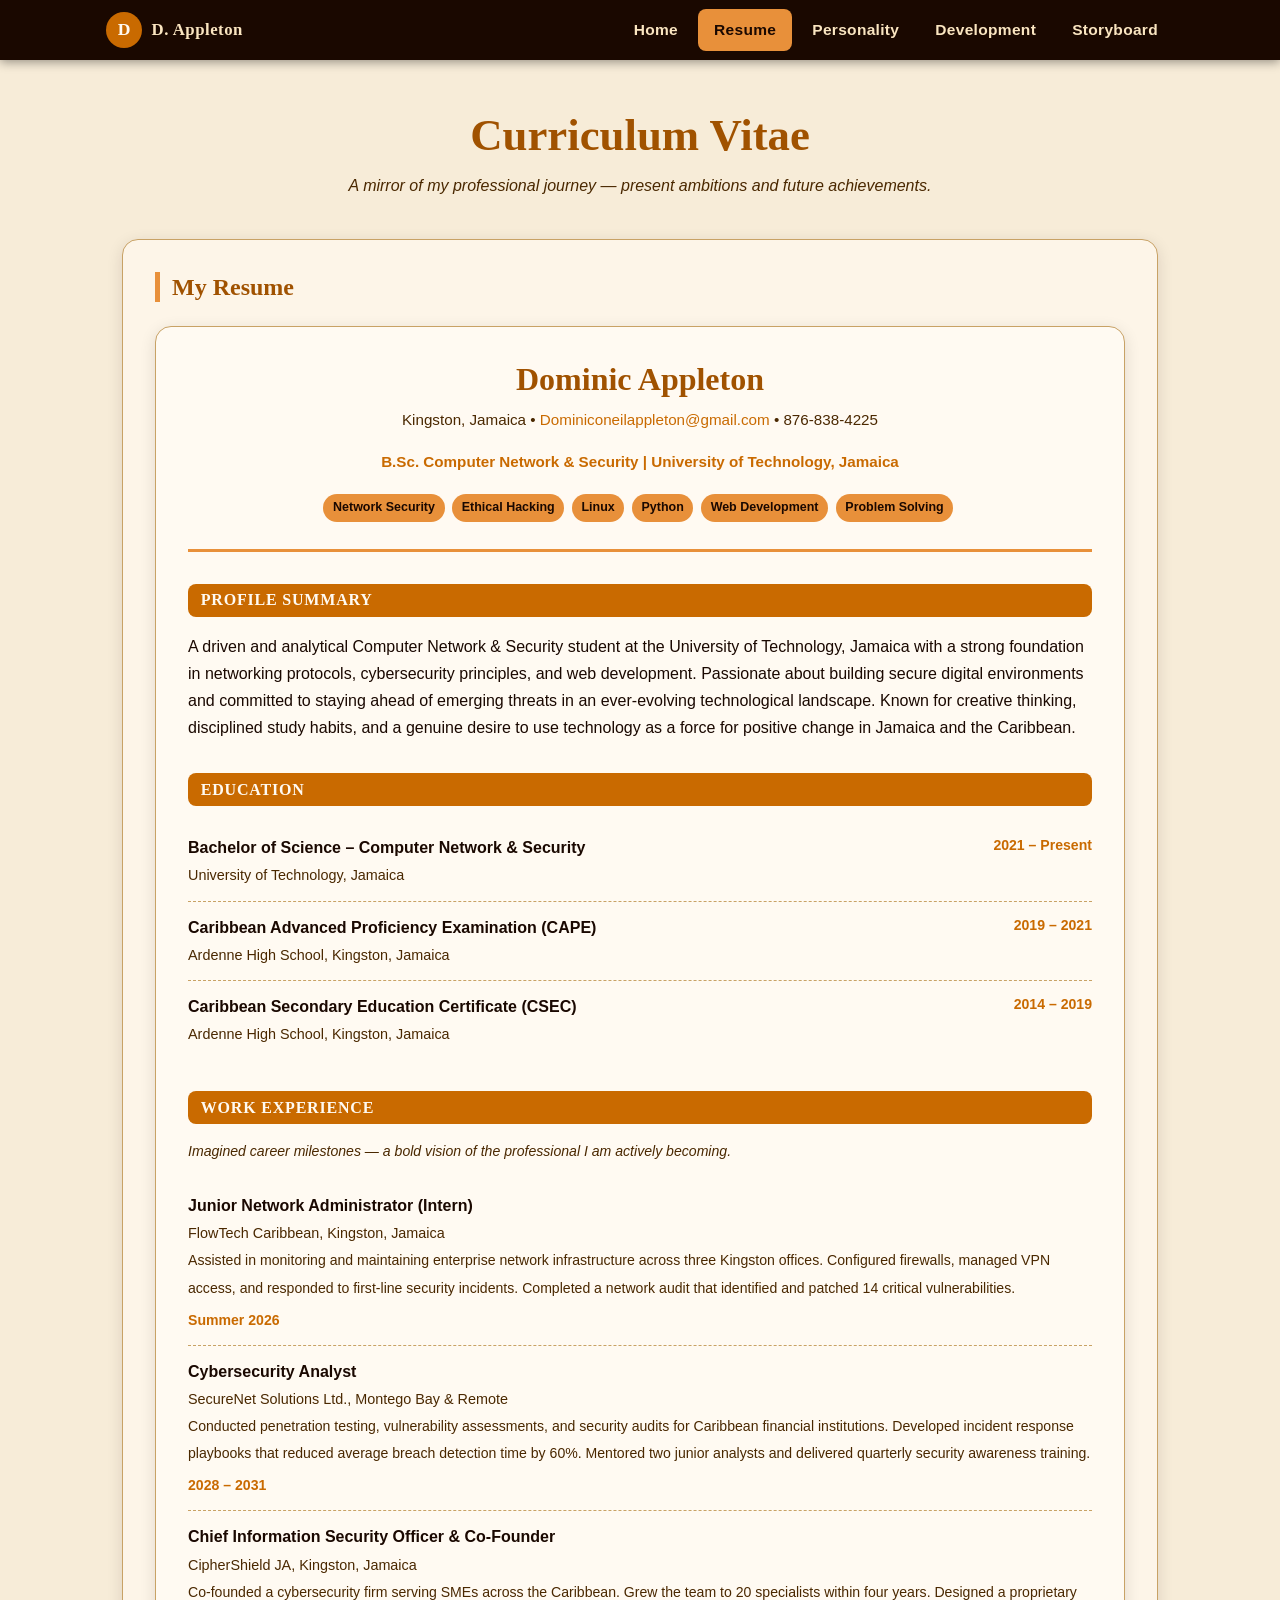
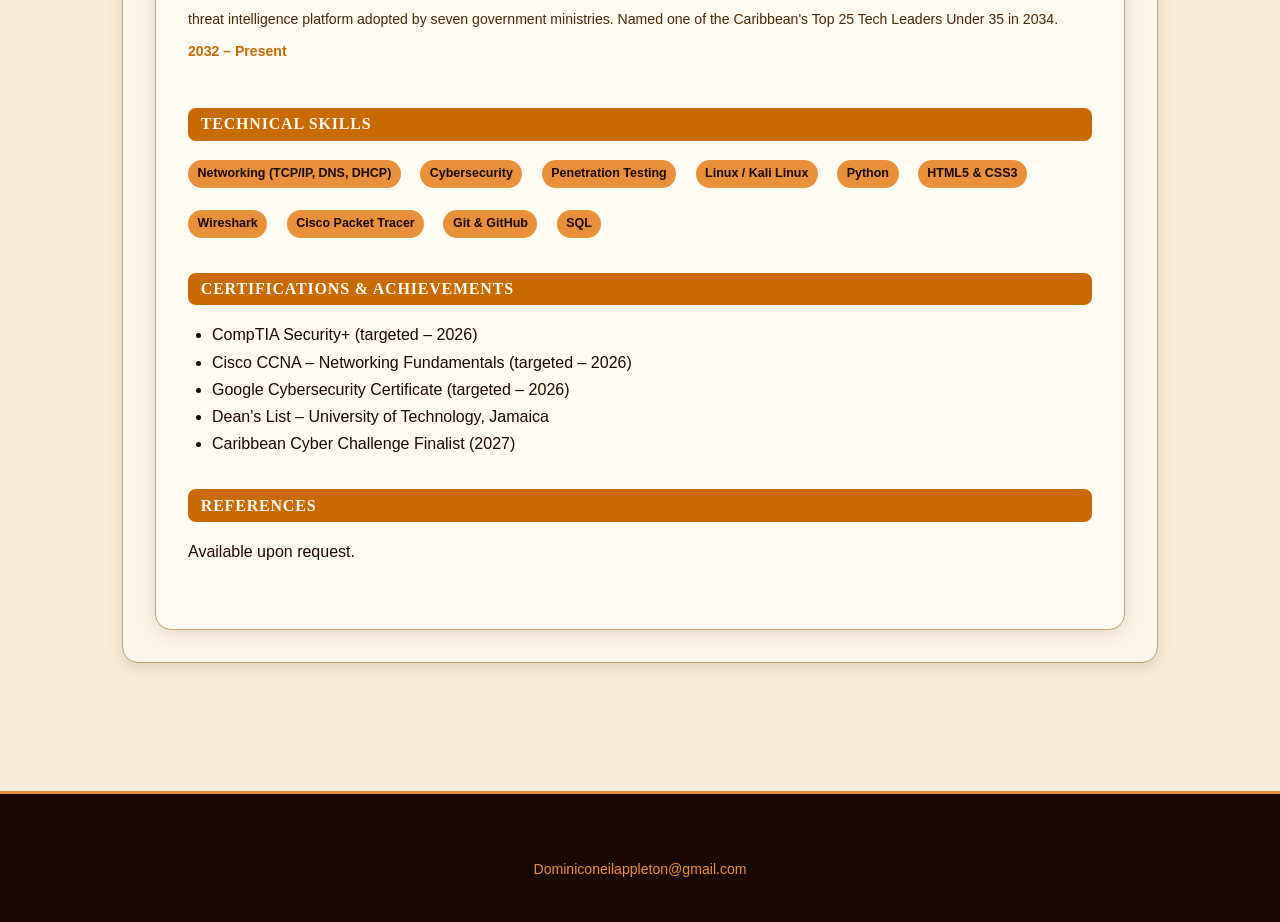
<file: 2102508_IA1_S2AY26/Codes/resume.html>
<!DOCTYPE html>
<!--
  Student Name  : Dominic Appleton
  Student ID    : 2102508
  Course        : Web Programming
  Assignment    : IA Assignment 1
-->
<html lang="en">
<head>
  <meta charset="UTF-8" />
  <meta name="viewport" content="width=device-width, initial-scale=1.0" />
  <meta name="description" content="Resume of Dominic Appleton – Curriculum Vitae and Vision/Mission" />
  <title>Resume | Dominic Appleton</title>
  <link rel="stylesheet" href="../style.css" />
</head>
<body>

  <!-- ── Navigation ──────────────────────────────────────── -->
  <nav id="main-nav" aria-label="Main Navigation">
    <div class="nav-inner">
      <a href="index.html" class="nav-logo">
        <div class="logo-icon">D</div>
        <span class="logo-text">D. Appleton</span>
      </a>
      <ul class="nav-links">
        <li><a href="index.html">Home</a></li>
        <li><a href="resume.html" class="active">Resume</a></li>
        <li><a href="personality.html">Personality</a></li>
        <li><a href="development.html">Development</a></li>
        <li><a href="storyboard.html">Storyboard</a></li>
      </ul>
    </div>
  </nav>

  <!-- ── Main Content ─────────────────────────────────────── -->
  <main class="page-wrapper">

    <header style="text-align:center; margin-bottom:2.5rem;">
      <h1 style="color:var(--color-primary-dark);">Curriculum Vitae</h1>
      <p style="color:var(--color-text-muted); font-style:italic;">
        A mirror of my professional journey — present ambitions and future achievements.
      </p>
    </header>

    <!-- ── Curriculum Vitae ──────────────────────────────── -->
    <section aria-labelledby="cv-heading">
      <h2 class="section-title" id="cv-heading">My Resume</h2>

      <article style="background:var(--color-white); border:1px solid var(--color-border); border-radius:var(--radius-lg); padding:2rem; box-shadow:var(--shadow);">

        <!-- Resume Header -->
        <div class="resume-header">
          <h1>Dominic Appleton</h1>
          <p>
            Kingston, Jamaica &bull;
            <a href="mailto:Dominiconeilappleton@gmail.com">Dominiconeilappleton@gmail.com</a>
            &bull; 876-838-4225
          </p>
          <p style="color:var(--color-primary); font-weight:600;">
            B.Sc. Computer Network &amp; Security | University of Technology, Jamaica
          </p>
          <div style="margin-top:0.8rem;">
            <span class="badge">Network Security</span>
            <span class="badge">Ethical Hacking</span>
            <span class="badge">Linux</span>
            <span class="badge">Python</span>
            <span class="badge">Web Development</span>
            <span class="badge">Problem Solving</span>
          </div>
        </div>

        <!-- Profile Summary -->
        <div class="resume-section">
          <h3>Profile Summary</h3>
          <p>
            A driven and analytical Computer Network &amp; Security student at the University
            of Technology, Jamaica with a strong foundation in networking protocols,
            cybersecurity principles, and web development. Passionate about building secure
            digital environments and committed to staying ahead of emerging threats in an
            ever-evolving technological landscape. Known for creative thinking, disciplined
            study habits, and a genuine desire to use technology as a force for positive
            change in Jamaica and the Caribbean.
          </p>
        </div>

        <!-- Education -->
        <div class="resume-section">
          <h3>Education</h3>

          <div class="resume-item">
            <div>
              <span class="resume-item-title">Bachelor of Science – Computer Network &amp; Security</span><br />
              <span class="resume-item-sub">University of Technology, Jamaica</span>
            </div>
            <span class="resume-item-date">2021 – Present</span>
          </div>

          <div class="resume-item">
            <div>
              <span class="resume-item-title">Caribbean Advanced Proficiency Examination (CAPE)</span><br />
              <span class="resume-item-sub">Ardenne High School, Kingston, Jamaica</span>
            </div>
            <span class="resume-item-date">2019 – 2021</span>
          </div>

          <div class="resume-item">
            <div>
              <span class="resume-item-title">Caribbean Secondary Education Certificate (CSEC)</span><br />
              <span class="resume-item-sub">Ardenne High School, Kingston, Jamaica</span>
            </div>
            <span class="resume-item-date">2014 – 2019</span>
          </div>
        </div>

        <!-- Work Experience (Future Self) -->
        <div class="resume-section">
          <h3>Work Experience</h3>
          <p style="font-size:0.88rem; color:var(--color-text-muted); margin-bottom:1rem;">
            <em>Imagined career milestones — a bold vision of the professional I am actively becoming.</em>
          </p>

          <div class="resume-item">
            <div>
              <span class="resume-item-title">Junior Network Administrator (Intern)</span><br />
              <span class="resume-item-sub">FlowTech Caribbean, Kingston, Jamaica</span><br />
              <span style="font-size:0.88rem; color:var(--color-text-muted);">
                Assisted in monitoring and maintaining enterprise network infrastructure across
                three Kingston offices. Configured firewalls, managed VPN access, and responded
                to first-line security incidents. Completed a network audit that identified and
                patched 14 critical vulnerabilities.
              </span>
            </div>
            <span class="resume-item-date">Summer 2026</span>
          </div>

          <div class="resume-item">
            <div>
              <span class="resume-item-title">Cybersecurity Analyst</span><br />
              <span class="resume-item-sub">SecureNet Solutions Ltd., Montego Bay &amp; Remote</span><br />
              <span style="font-size:0.88rem; color:var(--color-text-muted);">
                Conducted penetration testing, vulnerability assessments, and security audits
                for Caribbean financial institutions. Developed incident response playbooks
                that reduced average breach detection time by 60%. Mentored two junior analysts
                and delivered quarterly security awareness training.
              </span>
            </div>
            <span class="resume-item-date">2028 – 2031</span>
          </div>

          <div class="resume-item">
            <div>
              <span class="resume-item-title">Chief Information Security Officer &amp; Co-Founder</span><br />
              <span class="resume-item-sub">CipherShield JA, Kingston, Jamaica</span><br />
              <span style="font-size:0.88rem; color:var(--color-text-muted);">
                Co-founded a cybersecurity firm serving SMEs across the Caribbean. Grew
                the team to 20 specialists within four years. Designed a proprietary threat
                intelligence platform adopted by seven government ministries. Named one of
                the Caribbean's Top 25 Tech Leaders Under 35 in 2034.
              </span>
            </div>
            <span class="resume-item-date">2032 – Present</span>
          </div>
        </div>

        <!-- Technical Skills -->
        <div class="resume-section">
          <h3>Technical Skills</h3>
          <div class="flex-gap">
            <span class="badge">Networking (TCP/IP, DNS, DHCP)</span>
            <span class="badge">Cybersecurity</span>
            <span class="badge">Penetration Testing</span>
            <span class="badge">Linux / Kali Linux</span>
            <span class="badge">Python</span>
            <span class="badge">HTML5 &amp; CSS3</span>
            <span class="badge">Wireshark</span>
            <span class="badge">Cisco Packet Tracer</span>
            <span class="badge">Git &amp; GitHub</span>
            <span class="badge">SQL</span>
          </div>
        </div>

        <!-- Certifications -->
        <div class="resume-section">
          <h3>Certifications &amp; Achievements</h3>
          <ul>
            <li>CompTIA Security+ (targeted – 2026)</li>
            <li>Cisco CCNA – Networking Fundamentals (targeted – 2026)</li>
            <li>Google Cybersecurity Certificate (targeted – 2026)</li>
            <li>Dean's List – University of Technology, Jamaica</li>
            <li>Caribbean Cyber Challenge Finalist (2027)</li>
          </ul>
        </div>

        <!-- References -->
        <div class="resume-section">
          <h3>References</h3>
          <p>Available upon request.</p>
        </div>

      </article>
    </section>

  </main>

  <!-- ── Footer ───────────────────────────────────────────── -->
  <footer>
    <p>
      &copy; 2026 <strong>Dominic Appleton</strong> &mdash; CIT2011 Individual Assignment #1
      &mdash; University of Technology, Jamaica
    </p>
    <p style="margin-top:0.4rem;">
      <a href="mailto:Dominiconeilappleton@gmail.com">Dominiconeilappleton@gmail.com</a>
    </p>
  </footer>

</body>
</html>
</file>
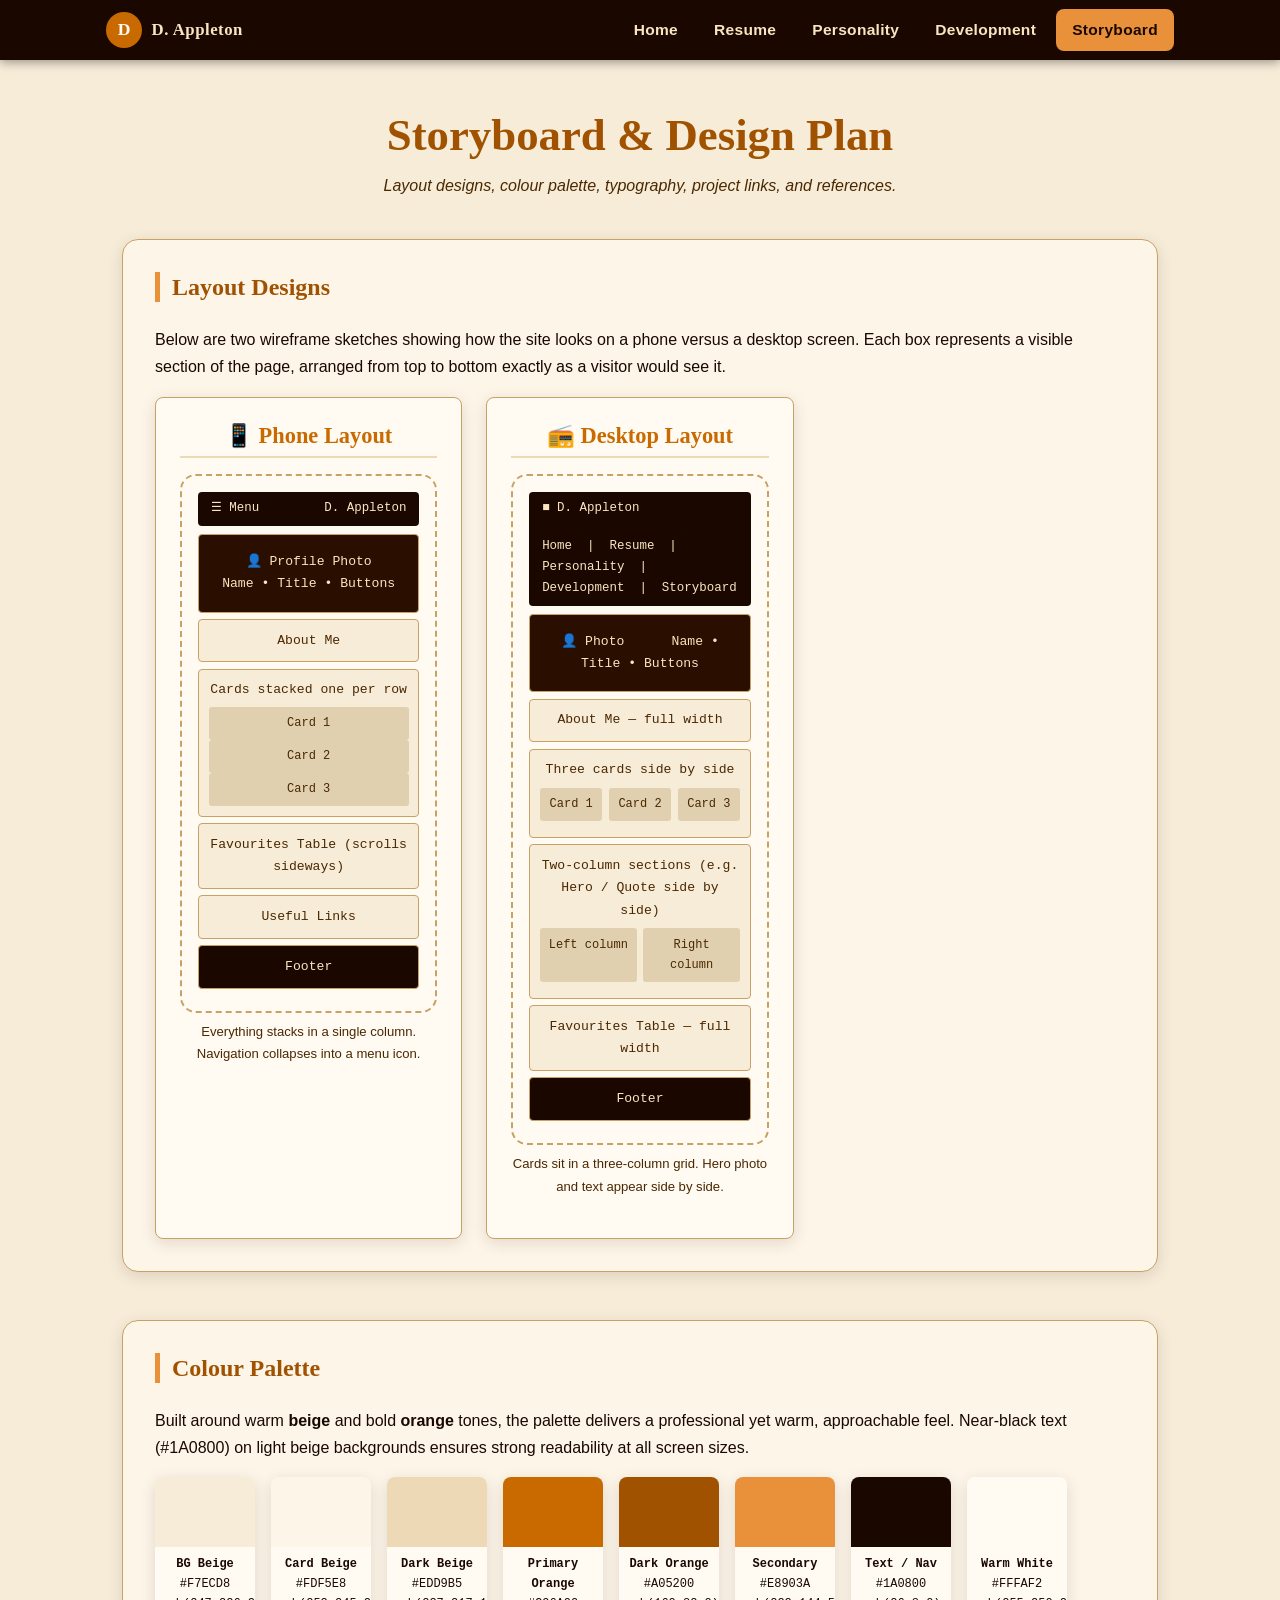
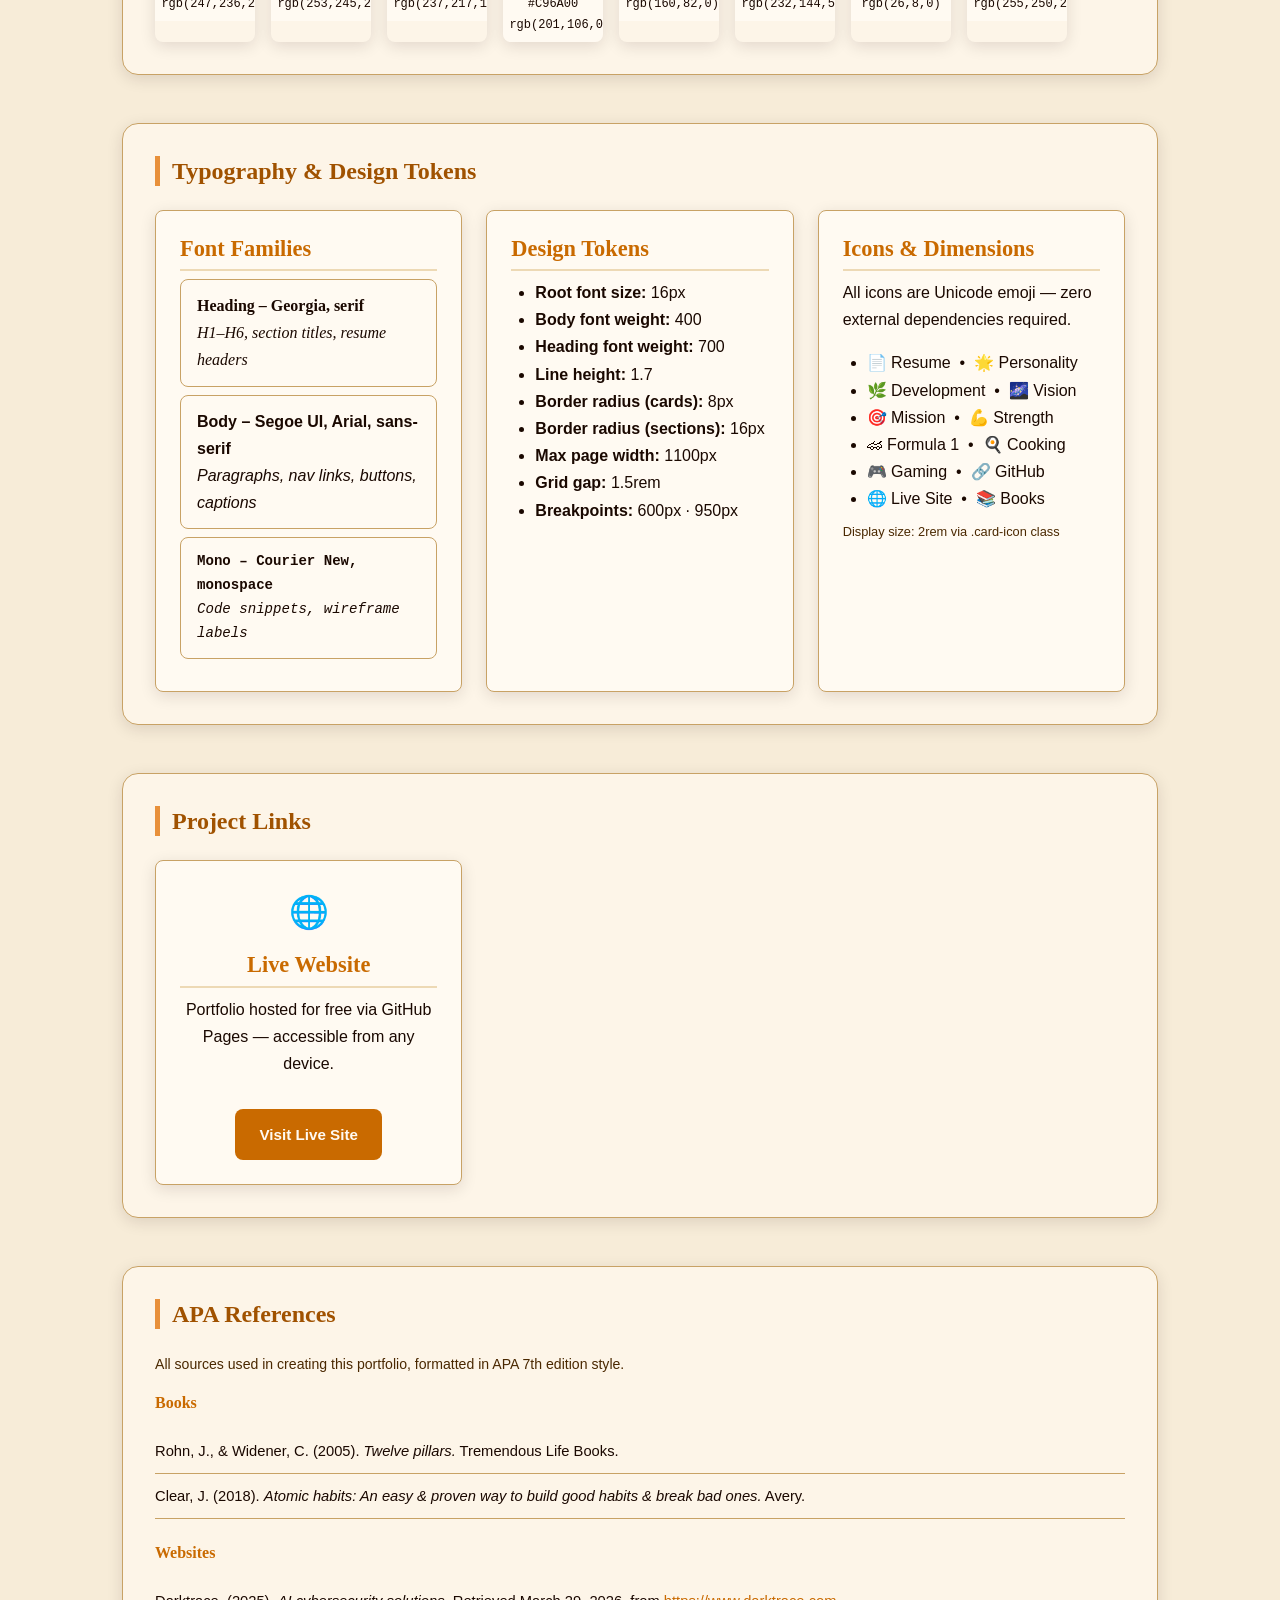
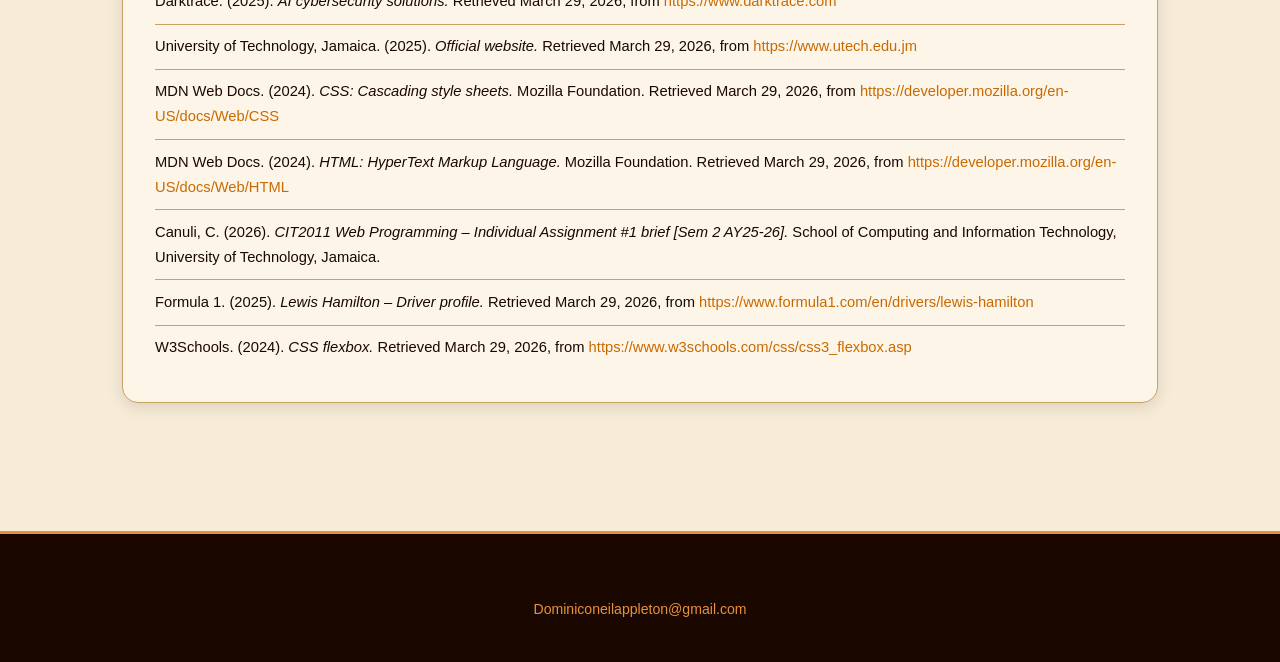
<file: 2102508_IA1_S2AY26/Codes/storyboard.html>
<!DOCTYPE html>
<!--
  Student Name  : Dominic Appleton
  Student ID    : 2102508
  Course        : Web Programming
  Assignment    : IA Assignment 1
-->
<html lang="en">
<head>
  <meta charset="UTF-8" />
  <meta name="viewport" content="width=device-width, initial-scale=1.0" />
  <meta name="description" content="Storyboard – Design plan, colour palette and references – Dominic Appleton" />
  <title>Storyboard | Dominic Appleton</title>
  <link rel="stylesheet" href="../style.css" />
  <style>
    .wireframe {
      background: var(--color-white);
      border: 2px dashed var(--color-border);
      border-radius: var(--radius-lg);
      padding: 1rem;
      font-family: var(--font-mono);
      font-size: 0.82rem;
      color: var(--color-text-muted);
      margin-top: 1rem;
      overflow-x: auto;
    }
    .wf-bar {
      background: var(--color-nav-bg);
      color: var(--color-nav-text);
      padding: 0.4rem 0.8rem;
      border-radius: 4px;
      margin-bottom: 0.5rem;
      font-size: 0.78rem;
      display: flex;
      gap: 1rem;
      flex-wrap: wrap;
      justify-content: space-between;
      align-items: center;
    }
    .wf-section {
      border: 1px solid var(--color-border);
      background: var(--color-bg);
      padding: 0.6rem;
      margin-bottom: 0.4rem;
      border-radius: 4px;
      text-align: center;
    }
    .wf-grid-2 { display: grid; grid-template-columns: 1fr 1fr; gap: 0.4rem; margin-bottom: 0.4rem; }
    .wf-grid-3 { display: grid; grid-template-columns: repeat(3,1fr); gap: 0.4rem; margin-bottom: 0.4rem; }
    .wf-label { background: #E0D0B0; padding: 0.4rem; border-radius: 3px; text-align: center; font-size: 0.75rem; }
    .font-demo { padding: 0.75rem 1rem; border: 1px solid var(--color-border); border-radius: var(--radius); margin-bottom: 0.5rem; background: var(--color-white); }
    .ref-item { padding: 0.6rem 0; border-bottom: 1px solid var(--color-border); font-size: 0.92rem; }
    .ref-item:last-child { border-bottom: none; }
  </style>
</head>
<body>

  <!-- ── Navigation ──────────────────────────────────────── -->
  <nav id="main-nav" aria-label="Main Navigation">
    <div class="nav-inner">
      <a href="index.html" class="nav-logo">
        <div class="logo-icon">D</div>
        <span class="logo-text">D. Appleton</span>
      </a>
      <ul class="nav-links">
        <li><a href="index.html">Home</a></li>
        <li><a href="resume.html">Resume</a></li>
        <li><a href="personality.html">Personality</a></li>
        <li><a href="development.html">Development</a></li>
        <li><a href="storyboard.html" class="active">Storyboard</a></li>
      </ul>
    </div>
  </nav>

  <!-- ── Main Content ─────────────────────────────────────── -->
  <main class="page-wrapper">

    <header style="text-align:center; margin-bottom:2.5rem;">
      <h1 style="color:var(--color-primary-dark);">Storyboard &amp; Design Plan</h1>
      <p style="color:var(--color-text-muted); font-style:italic;">
        Layout designs, colour palette, typography, project links, and references.
      </p>
    </header>

    <!-- ── Layout Wireframes ─────────────────────────────── -->
    <section aria-labelledby="wireframes-heading">
      <h2 class="section-title" id="wireframes-heading">Layout Designs</h2>
      <p>
        Below are two wireframe sketches showing how the site looks on a phone versus a
        desktop screen. Each box represents a visible section of the page, arranged from
        top to bottom exactly as a visitor would see it.
      </p>

      <div class="card-grid">

        <!-- Mobile -->
        <div class="card">
          <h3 style="text-align:center; margin-bottom:1rem;">&#128241; Phone Layout</h3>
          <div class="wireframe">
            <div class="wf-bar"><span>&#9776; Menu</span><span>D. Appleton</span></div>
            <div class="wf-section" style="background:#2A0F00; color:#FAE5C0; padding:1rem;">
              &#128100; Profile Photo<br/>
              Name &bull; Title &bull; Buttons
            </div>
            <div class="wf-section">About Me</div>
            <div class="wf-section">
              Cards stacked one per row<br/>
              <div class="wf-label" style="margin-top:0.3rem;">Card 1</div>
              <div class="wf-label">Card 2</div>
              <div class="wf-label">Card 3</div>
            </div>
            <div class="wf-section">Favourites Table (scrolls sideways)</div>
            <div class="wf-section">Useful Links</div>
            <div class="wf-section" style="background:#1A0800; color:#FAE5C0;">Footer</div>
          </div>
          <p style="font-size:0.82rem; color:var(--color-text-muted); margin-top:0.5rem; text-align:center;">
            Everything stacks in a single column. Navigation collapses into a menu icon.
          </p>
        </div>

        <!-- Desktop -->
        <div class="card">
          <h3 style="text-align:center; margin-bottom:1rem;">&#128251; Desktop Layout</h3>
          <div class="wireframe">
            <div class="wf-bar">
              <span>&#9632; D. Appleton</span>
              <span>Home &nbsp;|&nbsp; Resume &nbsp;|&nbsp; Personality &nbsp;|&nbsp; Development &nbsp;|&nbsp; Storyboard</span>
            </div>
            <div class="wf-section" style="background:#2A0F00; color:#FAE5C0; padding:1rem;">
              &#128100; Photo &nbsp;&nbsp;&nbsp;&nbsp; Name &bull; Title &bull; Buttons
            </div>
            <div class="wf-section">About Me — full width</div>
            <div class="wf-section">
              Three cards side by side<br/>
              <div class="wf-grid-3" style="margin-top:0.4rem;">
                <div class="wf-label">Card 1</div>
                <div class="wf-label">Card 2</div>
                <div class="wf-label">Card 3</div>
              </div>
            </div>
            <div class="wf-section">
              Two-column sections (e.g. Hero / Quote side by side)<br/>
              <div class="wf-grid-2" style="margin-top:0.4rem;">
                <div class="wf-label">Left column</div>
                <div class="wf-label">Right column</div>
              </div>
            </div>
            <div class="wf-section">Favourites Table — full width</div>
            <div class="wf-section" style="background:#1A0800; color:#FAE5C0;">Footer</div>
          </div>
          <p style="font-size:0.82rem; color:var(--color-text-muted); margin-top:0.5rem; text-align:center;">
            Cards sit in a three-column grid. Hero photo and text appear side by side.
          </p>
        </div>

      </div>
    </section>

    <!-- ── Colour Palette ────────────────────────────────── -->
    <section aria-labelledby="palette-heading">
      <h2 class="section-title" id="palette-heading">Colour Palette</h2>
      <p>
        Built around warm <strong>beige</strong> and bold <strong>orange</strong> tones,
        the palette delivers a professional yet warm, approachable feel. Near-black text
        (#1A0800) on light beige backgrounds ensures strong readability at all screen sizes.
      </p>

      <div class="color-palette">
        <div class="color-swatch">
          <div class="swatch-box" style="background:#F7ECD8;"></div>
          <div class="swatch-info"><strong>BG Beige</strong><br/>#F7ECD8<br/>rgb(247,236,216)</div>
        </div>
        <div class="color-swatch">
          <div class="swatch-box" style="background:#FDF5E8;"></div>
          <div class="swatch-info"><strong>Card Beige</strong><br/>#FDF5E8<br/>rgb(253,245,232)</div>
        </div>
        <div class="color-swatch">
          <div class="swatch-box" style="background:#EDD9B5;"></div>
          <div class="swatch-info"><strong>Dark Beige</strong><br/>#EDD9B5<br/>rgb(237,217,181)</div>
        </div>
        <div class="color-swatch">
          <div class="swatch-box" style="background:#C96A00;"></div>
          <div class="swatch-info"><strong>Primary Orange</strong><br/>#C96A00<br/>rgb(201,106,0)</div>
        </div>
        <div class="color-swatch">
          <div class="swatch-box" style="background:#A05200;"></div>
          <div class="swatch-info"><strong>Dark Orange</strong><br/>#A05200<br/>rgb(160,82,0)</div>
        </div>
        <div class="color-swatch">
          <div class="swatch-box" style="background:#E8903A;"></div>
          <div class="swatch-info"><strong>Secondary</strong><br/>#E8903A<br/>rgb(232,144,58)</div>
        </div>
        <div class="color-swatch">
          <div class="swatch-box" style="background:#1A0800;"></div>
          <div class="swatch-info"><strong>Text / Nav</strong><br/>#1A0800<br/>rgb(26,8,0)</div>
        </div>
        <div class="color-swatch">
          <div class="swatch-box" style="background:#FFFAF2;"></div>
          <div class="swatch-info"><strong>Warm White</strong><br/>#FFFAF2<br/>rgb(255,250,242)</div>
        </div>
      </div>
    </section>

    <!-- ── Typography ────────────────────────────────────── -->
    <section aria-labelledby="typography-heading">
      <h2 class="section-title" id="typography-heading">Typography &amp; Design Tokens</h2>

      <div class="card-grid">

        <div class="card">
          <h3>Font Families</h3>
          <div class="font-demo" style="font-family:Georgia,serif;">
            <strong>Heading – Georgia, serif</strong><br/>
            <em>H1–H6, section titles, resume headers</em>
          </div>
          <div class="font-demo" style="font-family:'Segoe UI',Arial,sans-serif;">
            <strong>Body – Segoe UI, Arial, sans-serif</strong><br/>
            <em>Paragraphs, nav links, buttons, captions</em>
          </div>
          <div class="font-demo" style="font-family:'Courier New',monospace; font-size:0.88rem;">
            <strong>Mono – Courier New, monospace</strong><br/>
            <em>Code snippets, wireframe labels</em>
          </div>
        </div>

        <div class="card">
          <h3>Design Tokens</h3>
          <ul>
            <li><strong>Root font size:</strong> 16px</li>
            <li><strong>Body font weight:</strong> 400</li>
            <li><strong>Heading font weight:</strong> 700</li>
            <li><strong>Line height:</strong> 1.7</li>
            <li><strong>Border radius (cards):</strong> 8px</li>
            <li><strong>Border radius (sections):</strong> 16px</li>
            <li><strong>Max page width:</strong> 1100px</li>
            <li><strong>Grid gap:</strong> 1.5rem</li>
            <li><strong>Breakpoints:</strong> 600px · 950px</li>
          </ul>
        </div>

        <div class="card">
          <h3>Icons &amp; Dimensions</h3>
          <p>All icons are Unicode emoji — zero external dependencies required.</p>
          <ul>
            <li>&#128196; Resume &nbsp;&bull;&nbsp; &#127775; Personality</li>
            <li>&#127807; Development &nbsp;&bull;&nbsp; &#127756; Vision</li>
            <li>&#127919; Mission &nbsp;&bull;&nbsp; &#128170; Strength</li>
            <li>&#127950; Formula 1 &nbsp;&bull;&nbsp; &#127859; Cooking</li>
            <li>&#127918; Gaming &nbsp;&bull;&nbsp; &#128279; GitHub</li>
            <li>&#127760; Live Site &nbsp;&bull;&nbsp; &#128218; Books</li>
          </ul>
          <p style="font-size:0.8rem; color:var(--color-text-muted); margin-top:0.5rem;">Display size: 2rem via .card-icon class</p>
        </div>

      </div>
    </section>

    <!-- ── Project Links ─────────────────────────────────── -->
    <section aria-labelledby="project-links-heading">
      <h2 class="section-title" id="project-links-heading">Project Links</h2>

      <div class="card-grid">

<div class="card" style="text-align:center;">
          <span class="card-icon" role="img" aria-label="Live Site">&#127760;</span>
          <h3>Live Website</h3>
          <p>Portfolio hosted for free via GitHub Pages — accessible from any device.</p>
          <a href="https://dominicapple.github.io/IA-1-Webp/2102508_IA1_S2AY26/Codes/index.html" target="_blank" rel="noopener noreferrer" class="btn mt-2">
            Visit Live Site
          </a>
        </div>

      </div>
    </section>

    <!-- ── APA References ────────────────────────────────── -->
    <section id="references" aria-labelledby="ref-heading">
      <h2 class="section-title" id="ref-heading">APA References</h2>
      <p style="font-size:0.88rem; color:var(--color-text-muted); margin-bottom:1rem;">
        All sources used in creating this portfolio, formatted in APA 7th edition style.
      </p>

      <article>

        <h3 style="color:var(--color-primary); margin-bottom:1rem; font-size:1rem;">Books</h3>

        <div class="ref-item">
          Rohn, J., &amp; Widener, C. (2005). <em>Twelve pillars.</em> Tremendous Life Books.
        </div>

        <div class="ref-item">
          Clear, J. (2018). <em>Atomic habits: An easy &amp; proven way to build good habits &amp; break bad ones.</em> Avery.
        </div>

        <h3 style="color:var(--color-primary); margin:1.5rem 0 1rem; font-size:1rem;">Websites</h3>

        <div class="ref-item">
          Darktrace. (2025). <em>AI cybersecurity solutions.</em>
          Retrieved March 29, 2026, from
          <a href="https://www.darktrace.com" target="_blank" rel="noopener noreferrer">https://www.darktrace.com</a>
        </div>

        <div class="ref-item">
          University of Technology, Jamaica. (2025). <em>Official website.</em>
          Retrieved March 29, 2026, from
          <a href="https://www.utech.edu.jm" target="_blank" rel="noopener noreferrer">https://www.utech.edu.jm</a>
        </div>

        <div class="ref-item">
          MDN Web Docs. (2024). <em>CSS: Cascading style sheets.</em> Mozilla Foundation.
          Retrieved March 29, 2026, from
          <a href="https://developer.mozilla.org/en-US/docs/Web/CSS" target="_blank" rel="noopener noreferrer">https://developer.mozilla.org/en-US/docs/Web/CSS</a>
        </div>

        <div class="ref-item">
          MDN Web Docs. (2024). <em>HTML: HyperText Markup Language.</em> Mozilla Foundation.
          Retrieved March 29, 2026, from
          <a href="https://developer.mozilla.org/en-US/docs/Web/HTML" target="_blank" rel="noopener noreferrer">https://developer.mozilla.org/en-US/docs/Web/HTML</a>
        </div>

        <div class="ref-item">
          Canuli, C. (2026). <em>CIT2011 Web Programming – Individual Assignment #1 brief [Sem 2 AY25-26].</em>
          School of Computing and Information Technology, University of Technology, Jamaica.
        </div>

        <div class="ref-item">
          Formula 1. (2025). <em>Lewis Hamilton – Driver profile.</em>
          Retrieved March 29, 2026, from
          <a href="https://www.formula1.com/en/drivers/lewis-hamilton" target="_blank" rel="noopener noreferrer">https://www.formula1.com/en/drivers/lewis-hamilton</a>
        </div>

        <div class="ref-item">
          W3Schools. (2024). <em>CSS flexbox.</em>
          Retrieved March 29, 2026, from
          <a href="https://www.w3schools.com/css/css3_flexbox.asp" target="_blank" rel="noopener noreferrer">https://www.w3schools.com/css/css3_flexbox.asp</a>
        </div>

      </article>
    </section>

  </main>

  <!-- ── Footer ───────────────────────────────────────────── -->
  <footer>
    <p>
      &copy; 2026 <strong>Dominic Appleton</strong> &mdash; CIT2011 Individual Assignment #1
      &mdash; University of Technology, Jamaica
    </p>
    <p style="margin-top:0.4rem;">
      <a href="mailto:Dominiconeilappleton@gmail.com">Dominiconeilappleton@gmail.com</a>
    </p>
  </footer>

</body>
</html>
</file>
<file: 2102508_IA1_S2AY26/style.css>
/* ============================================================
   Portfolio Website – CIT2011 Individual Assignment #1
   Theme: Beige & Orange
   ============================================================ */

/* ── CSS Custom Properties (Variables) ─────────────────────── */
:root {
  --color-bg:           #F7ECD8;
  --color-bg-card:      #FDF5E8;
  --color-bg-dark:      #EDD9B5;
  --color-primary:      #C96A00;
  --color-primary-dark: #A05200;
  --color-secondary:    #E8903A;
  --color-accent:       #FF8C00;
  --color-text:         #1A0800;
  --color-text-muted:   #4A2800;
  --color-border:       #C8A265;
  --color-white:        #FFFAF2;
  --color-nav-bg:       #1A0800;
  --color-nav-text:     #FAE5C0;

  --font-heading: 'Georgia', 'Times New Roman', serif;
  --font-body:    'Segoe UI', Arial, Helvetica, sans-serif;
  --font-mono:    'Courier New', monospace;

  --radius:       8px;
  --radius-lg:    16px;
  --shadow:       0 4px 16px rgba(30, 10, 0, 0.12);
  --shadow-hover: 0 8px 28px rgba(30, 10, 0, 0.22);

  --max-width:    1100px;
  --gap:          1.5rem;
}

/* ── Reset & Base ───────────────────────────────────────────── */
*, *::before, *::after {
  box-sizing: border-box;
  margin: 0;
  padding: 0;
}

html {
  scroll-behavior: smooth;
  font-size: 16px;
}

body {
  background-color: var(--color-bg);
  color: var(--color-text);
  font-family: var(--font-body);
  line-height: 1.7;
  min-height: 100vh;
}

img {
  max-width: 100%;
  display: block;
}

a {
  color: var(--color-primary);
  text-decoration: none;
  transition: color 0.25s ease;
}

a:hover {
  color: var(--color-accent);
  text-decoration: underline;
}

a:focus {
  outline: 3px solid var(--color-secondary);
  outline-offset: 3px;
  border-radius: 3px;
}

ul, ol {
  padding-left: 1.5rem;
}

/* ── Typography ─────────────────────────────────────────────── */
h1, h2, h3, h4, h5, h6 {
  font-family: var(--font-heading);
  color: var(--color-primary-dark);
  line-height: 1.25;
  margin-bottom: 0.5rem;
}

h1 { font-size: clamp(1.8rem, 5vw, 2.8rem); }
h2 { font-size: clamp(1.4rem, 4vw, 2rem); }
h3 { font-size: clamp(1.1rem, 3vw, 1.4rem); }

p {
  margin-bottom: 1rem;
  color: var(--color-text);
}

/* ── Navigation ─────────────────────────────────────────────── */
#main-nav {
  background-color: var(--color-nav-bg);
  position: sticky;
  top: 0;
  z-index: 100;
  box-shadow: 0 2px 10px rgba(0,0,0,0.4);
}

.nav-inner {
  max-width: var(--max-width);
  margin: 0 auto;
  padding: 0 1rem;
  display: flex;
  align-items: center;
  justify-content: space-between;
  flex-wrap: wrap;
  gap: 0.5rem;
  min-height: 60px;
}

.nav-logo {
  display: flex;
  align-items: center;
  gap: 0.6rem;
  text-decoration: none;
}

.logo-icon {
  width: 36px;
  height: 36px;
  background: var(--color-primary);
  border-radius: 50%;
  display: flex;
  align-items: center;
  justify-content: center;
  font-family: var(--font-heading);
  font-size: 1.1rem;
  font-weight: bold;
  color: var(--color-white);
  flex-shrink: 0;
}

.logo-text {
  font-family: var(--font-heading);
  font-size: 1.05rem;
  color: var(--color-nav-text);
  font-weight: bold;
  letter-spacing: 0.03em;
}

.nav-links {
  list-style: none;
  display: flex;
  flex-wrap: wrap;
  gap: 0.25rem;
  padding: 0;
  margin: 0;
}

.nav-links li a {
  display: block;
  padding: 0.45rem 0.85rem;
  color: var(--color-nav-text);
  border-radius: var(--radius);
  font-size: 0.92rem;
  font-weight: 600;
  letter-spacing: 0.02em;
  transition: background 0.25s ease, color 0.25s ease;
  text-decoration: none;
}

.nav-links li a:hover {
  background-color: var(--color-primary);
  color: var(--color-white);
  text-decoration: none;
}

.nav-links li a.active {
  background-color: var(--color-secondary);
  color: var(--color-nav-bg);
}

/* ── Page Wrapper ───────────────────────────────────────────── */
.page-wrapper {
  max-width: var(--max-width);
  margin: 0 auto;
  padding: 2rem 1rem 4rem;
}

/* ── Hero Section ───────────────────────────────────────────── */
#hero {
  background: linear-gradient(135deg, var(--color-nav-bg) 0%, #3A1500 100%);
  color: var(--color-nav-text);
  padding: 3.5rem 1rem;
  border-bottom: 4px solid var(--color-secondary);
}

.hero-inner {
  max-width: var(--max-width);
  margin: 0 auto;
  display: flex;
  align-items: center;
  gap: 2.5rem;
  flex-wrap: wrap;
}

.hero-image-wrap {
  flex-shrink: 0;
}

.hero-image-wrap a {
  display: block;
}

.profile-img {
  width: 180px;
  height: 180px;
  border-radius: 50%;
  object-fit: cover;
  border: 5px solid var(--color-secondary);
  box-shadow: var(--shadow-hover);
  transition: transform 0.3s ease, box-shadow 0.3s ease;
}

.profile-img:hover {
  transform: scale(1.05);
  box-shadow: 0 0 0 8px rgba(232, 144, 58, 0.35);
}

.hero-text {
  flex: 1;
  min-width: 220px;
}

.hero-text h1 {
  color: var(--color-white);
  margin-bottom: 0.3rem;
}

.hero-tagline {
  color: var(--color-secondary);
  font-size: 1.1rem;
  font-style: italic;
  margin-bottom: 1rem;
}

.hero-text p {
  color: #DBC9A8;
  margin-bottom: 0.5rem;
}

.hero-text strong {
  color: var(--color-secondary);
}

/* ── Section ────────────────────────────────────────────────── */
section {
  margin-bottom: 3rem;
  padding: 2rem;
  background-color: var(--color-bg-card);
  border: 1px solid var(--color-border);
  border-radius: var(--radius-lg);
  box-shadow: var(--shadow);
}

.section-title {
  font-family: var(--font-heading);
  color: var(--color-primary-dark);
  font-size: 1.5rem;
  border-left: 5px solid var(--color-secondary);
  padding-left: 0.75rem;
  margin-bottom: 1.5rem;
}

/* ── Cards ──────────────────────────────────────────────────── */
.card-grid {
  display: grid;
  grid-template-columns: repeat(auto-fit, minmax(240px, 1fr));
  gap: var(--gap);
  margin-top: 1rem;
}

.card {
  background: var(--color-white);
  border: 1px solid var(--color-border);
  border-radius: var(--radius);
  padding: 1.5rem;
  box-shadow: var(--shadow);
  transition: transform 0.3s ease, box-shadow 0.3s ease;
}

.card:hover {
  transform: translateY(-5px);
  box-shadow: var(--shadow-hover);
}

.card h3 {
  color: var(--color-primary);
  margin-bottom: 0.5rem;
  border-bottom: 2px solid var(--color-bg-dark);
  padding-bottom: 0.4rem;
}

.card-icon {
  font-size: 2rem;
  margin-bottom: 0.75rem;
  display: block;
}

/* ── Buttons ────────────────────────────────────────────────── */
.btn {
  display: inline-block;
  padding: 0.65rem 1.4rem;
  background-color: var(--color-primary);
  color: var(--color-white);
  border-radius: var(--radius);
  font-weight: 700;
  font-size: 0.95rem;
  text-decoration: none;
  transition: background 0.25s ease, transform 0.2s ease, box-shadow 0.25s ease;
  border: 2px solid transparent;
  cursor: pointer;
}

.btn:hover {
  background-color: var(--color-primary-dark);
  transform: translateY(-2px);
  box-shadow: 0 6px 18px rgba(160, 82, 0, 0.35);
  text-decoration: none;
  color: var(--color-white);
}

.btn:focus {
  outline: 3px solid var(--color-secondary);
  outline-offset: 3px;
}

.btn-outline {
  background: transparent;
  border: 2px solid var(--color-primary);
  color: var(--color-primary);
}

.btn-outline:hover {
  background: var(--color-primary);
  color: var(--color-white);
}

/* ── Table ──────────────────────────────────────────────────── */
.styled-table {
  width: 100%;
  border-collapse: collapse;
  margin-top: 1rem;
  font-size: 0.95rem;
  overflow-x: auto;
  display: block;
}

.styled-table thead {
  background-color: var(--color-primary);
  color: var(--color-white);
}

.styled-table th,
.styled-table td {
  padding: 0.75rem 1rem;
  border: 1px solid var(--color-border);
  text-align: left;
}

.styled-table tbody tr {
  background-color: var(--color-bg-card);
  transition: background 0.2s ease;
}

.styled-table tbody tr:nth-child(even) {
  background-color: var(--color-bg-dark);
}

.styled-table tbody tr:hover {
  background-color: #F0D8A0;
}

/* ── Badge / Tag ─────────────────────────────────────────────── */
.badge {
  display: inline-block;
  background: var(--color-secondary);
  color: var(--color-nav-bg);
  font-size: 0.78rem;
  font-weight: 700;
  padding: 0.2rem 0.6rem;
  border-radius: 20px;
  margin: 0.2rem 0.2rem 0.2rem 0;
}

/* ── Quote Block ─────────────────────────────────────────────── */
blockquote {
  border-left: 5px solid var(--color-secondary);
  padding: 1rem 1.5rem;
  margin: 1.5rem 0;
  background: var(--color-bg-dark);
  border-radius: 0 var(--radius) var(--radius) 0;
  font-style: italic;
  color: var(--color-text-muted);
}

blockquote cite {
  display: block;
  margin-top: 0.5rem;
  font-style: normal;
  font-weight: 700;
  color: var(--color-primary);
}

/* ── Resume Specific ─────────────────────────────────────────── */
.resume-header {
  text-align: center;
  padding-bottom: 1.5rem;
  border-bottom: 3px solid var(--color-secondary);
  margin-bottom: 2rem;
}

.resume-header h1 {
  font-size: 2rem;
  color: var(--color-primary-dark);
}

.resume-header p {
  color: var(--color-text-muted);
  font-size: 0.95rem;
}

.resume-section {
  margin-bottom: 2rem;
}

.resume-section h3 {
  background: var(--color-primary);
  color: var(--color-white);
  padding: 0.4rem 0.8rem;
  border-radius: var(--radius);
  margin-bottom: 1rem;
  font-size: 1rem;
  letter-spacing: 0.05em;
  text-transform: uppercase;
}

.resume-item {
  padding: 0.75rem 0;
  border-bottom: 1px dashed var(--color-border);
  display: flex;
  justify-content: space-between;
  align-items: flex-start;
  flex-wrap: wrap;
  gap: 0.5rem;
}

.resume-item:last-child {
  border-bottom: none;
}

.resume-item-title {
  font-weight: 700;
  color: var(--color-text);
}

.resume-item-sub {
  color: var(--color-text-muted);
  font-size: 0.9rem;
}

.resume-item-date {
  color: var(--color-primary);
  font-weight: 600;
  font-size: 0.88rem;
  white-space: nowrap;
}

/* ── Chapter Summary ─────────────────────────────────────────── */
.chapter-block {
  background: var(--color-white);
  border-left: 5px solid var(--color-primary);
  border-radius: 0 var(--radius) var(--radius) 0;
  padding: 1.5rem;
  margin-bottom: 1.5rem;
  box-shadow: var(--shadow);
  transition: border-color 0.3s ease;
}

.chapter-block:hover {
  border-color: var(--color-accent);
}

.chapter-number {
  font-family: var(--font-heading);
  color: var(--color-secondary);
  font-size: 0.85rem;
  text-transform: uppercase;
  letter-spacing: 0.1em;
  margin-bottom: 0.25rem;
}

/* ── Storyboard ─────────────────────────────────────────────── */
.color-palette {
  display: flex;
  flex-wrap: wrap;
  gap: 1rem;
  margin-top: 1rem;
}

.color-swatch {
  width: 100px;
  border-radius: var(--radius);
  overflow: hidden;
  box-shadow: var(--shadow);
  text-align: center;
}

.swatch-box {
  height: 70px;
  width: 100%;
}

.swatch-info {
  background: var(--color-white);
  padding: 0.4rem;
  font-size: 0.75rem;
  color: var(--color-text);
  font-family: var(--font-mono);
}

/* ── Footer ─────────────────────────────────────────────────── */
footer {
  background-color: var(--color-nav-bg);
  color: var(--color-nav-text);
  text-align: center;
  padding: 1.5rem 1rem;
  font-size: 0.88rem;
  border-top: 3px solid var(--color-secondary);
}

footer a {
  color: var(--color-secondary);
}

footer a:hover {
  color: var(--color-accent);
}

/* ── Animations ─────────────────────────────────────────────── */
@keyframes fadeInUp {
  from {
    opacity: 0;
    transform: translateY(24px);
  }
  to {
    opacity: 1;
    transform: translateY(0);
  }
}

.fade-in {
  animation: fadeInUp 0.6s ease forwards;
}

@keyframes pulse-border {
  0%, 100% { border-color: var(--color-secondary); }
  50%       { border-color: var(--color-accent); }
}

/* ── Utility ─────────────────────────────────────────────────── */
.text-center { text-align: center; }
.mt-1 { margin-top: 0.5rem; }
.mt-2 { margin-top: 1rem; }
.mt-3 { margin-top: 1.5rem; }
.mb-2 { margin-bottom: 1rem; }
.flex-gap { display: flex; gap: 1rem; flex-wrap: wrap; }

/* ── Responsive – Mobile first (≥ 600px) ───────────────────── */
@media (min-width: 600px) {
  .hero-inner {
    flex-wrap: nowrap;
  }

  .profile-img {
    width: 160px;
    height: 160px;
  }

  .card-grid {
    grid-template-columns: repeat(2, 1fr);
  }

  .nav-links li a {
    padding: 0.5rem 1rem;
  }
}

/* ── Responsive – Desktop (≥ 950px) ────────────────────────── */
@media (min-width: 950px) {
  .profile-img {
    width: 200px;
    height: 200px;
  }

  .card-grid {
    grid-template-columns: repeat(3, 1fr);
  }

  .hero-inner {
    gap: 3.5rem;
  }

  #hero {
    padding: 5rem 2rem;
  }

  .page-wrapper {
    padding: 3rem 2rem 5rem;
  }

  .nav-links li a {
    font-size: 0.97rem;
  }
}
</file>
